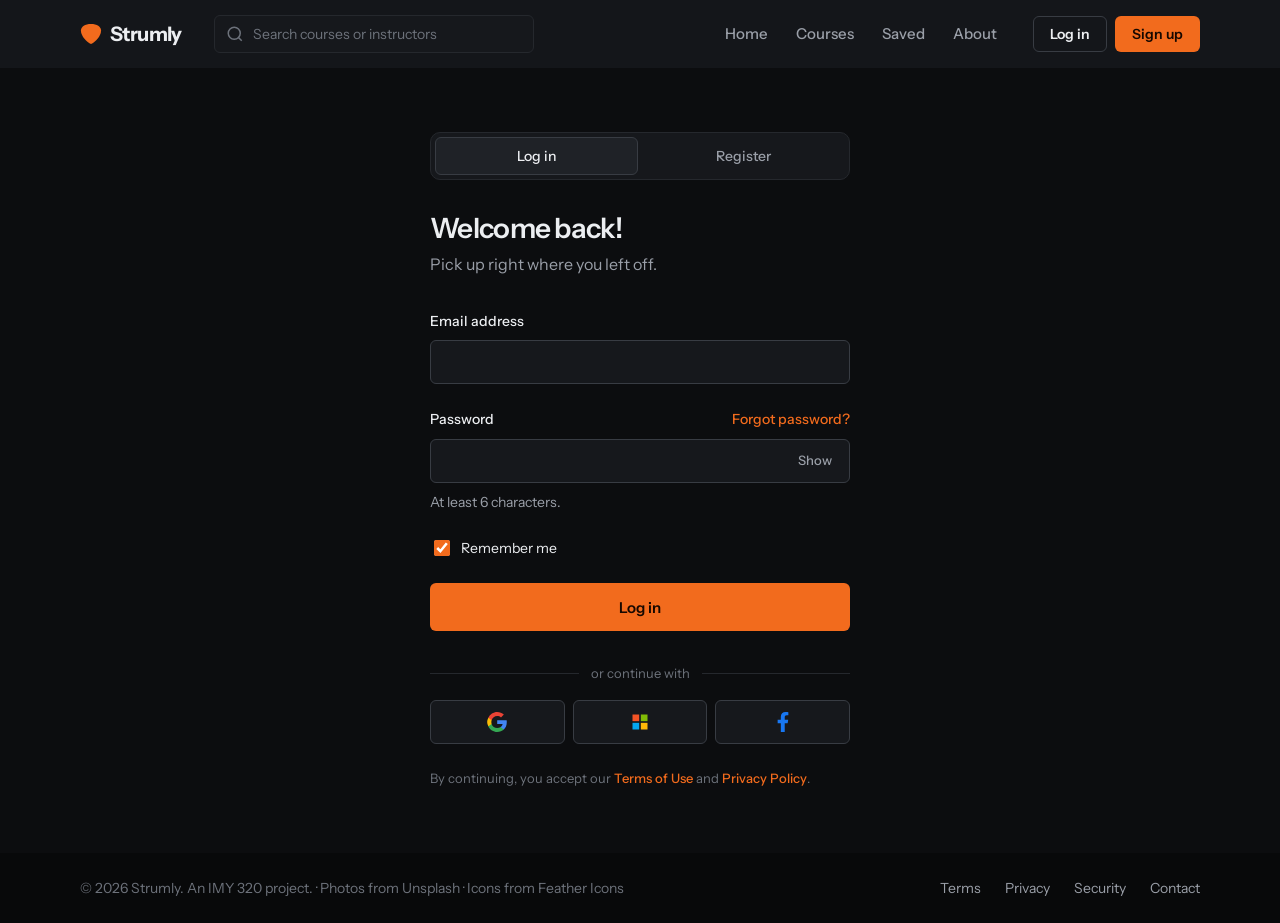
<file: auth.html>
<!doctype html>
<html lang="en">
  <head>
    <meta charset="utf-8" />
    <meta name="viewport" content="width=device-width, initial-scale=1" />
    <title>Log in or sign up | Strumly</title>
    <meta name="description" content="Log in or create a free Strumly account." />
    <link rel="preconnect" href="https://fonts.googleapis.com" />
    <link rel="preconnect" href="https://fonts.gstatic.com" crossorigin />
    <link
      href="https://fonts.googleapis.com/css2?family=Instrument+Sans:wght@400;500;600;700&display=swap"
      rel="stylesheet"
    />
    <link rel="icon" href="data:image/svg+xml,%3Csvg xmlns='http://www.w3.org/2000/svg' viewBox='0 0 24 24'%3E%3Cpath fill='%23ff7a1a' d='M12 1C5.5 1 1 3.8 1 8.3 1 14.4 7.6 21.6 12 23c4.4-1.4 11-8.6 11-14.7C23 3.8 18.5 1 12 1z'/%3E%3C/svg%3E" />
    <link rel="stylesheet" href="css/styles.css" />
  </head>
  <body>
    <a class="skip-link" href="#main">Skip to content</a>

    <header class="nav">
      <div class="nav-inner container">
        <a class="logo" href="index.html" aria-label="Strumly home">
          <svg class="logo-mark" viewBox="0 0 24 24" aria-hidden="true"><path fill="currentColor" d="M12 1C5.5 1 1 3.8 1 8.3 1 14.4 7.6 21.6 12 23c4.4-1.4 11-8.6 11-14.7C23 3.8 18.5 1 12 1z"/></svg>Strumly
        </a>
        <button
          type="button"
          class="nav-toggle"
          aria-expanded="false"
          aria-controls="navMenu"
          aria-label="Open menu"
        >
          <span></span><span></span><span></span>
        </button>
        <div class="nav-menu" id="navMenu">
          <form class="search-wrap" role="search" action="index.html">
            <svg class="search-icon" width="18" height="18" viewBox="0 0 24 24" fill="none" stroke="currentColor" stroke-width="2" aria-hidden="true">
              <circle cx="11" cy="11" r="8"></circle>
              <line x1="21" y1="21" x2="16.65" y2="16.65"></line>
            </svg>
            <input
              class="search"
              type="search"
              name="q"
              placeholder="Search courses or instructors"
              aria-label="Search courses or instructors"
            />
          </form>
          <nav class="nav-links" aria-label="Main">
            <a href="index.html" data-nav="home">Home</a>
            <a href="index.html#courses" data-nav="courses">Courses</a>
            <a href="index.html?saved=1#courses" data-nav="saved" data-saved-link>Saved<span class="nav-count" data-saved-count hidden>0</span></a>
            <a href="about.html" data-nav="about">About</a>
          </nav>
          <div class="nav-auth">
            <a href="auth.html" class="btn btn-ghost btn-sm" data-auth="login">Log in</a>
            <a href="auth.html?mode=register" class="btn btn-primary btn-sm" data-auth="register">Sign up</a>
          </div>
        </div>
      </div>
    </header>


    <main id="main" class="auth-main">
      <div class="container">
        <div class="auth-card">
          <div class="mode-toggle" role="group" aria-label="Choose log in or register">
            <button type="button" id="toggleLogin" class="mode" aria-pressed="true">Log in</button>
            <button type="button" id="toggleRegister" class="mode" aria-pressed="false">Register</button>
          </div>

          <h1 id="authHeading">Welcome back!</h1>
          <p class="auth-sub" id="authSub">Pick up right where you left off.</p>

          <form id="authForm" novalidate>

            <div class="field">
              <label for="email">Email address</label>
              <input id="email" class="input" type="email" autocomplete="email" required aria-describedby="emailError" />
              <p id="emailError" class="field-error" hidden></p>
            </div>

            <div class="field">
              <div class="field-row">
                <label for="password">Password</label>
                <button type="button" id="forgot" class="link">Forgot password?</button>
              </div>
              <div class="pw-wrap">
                <input id="password" class="input" type="password" minlength="6" autocomplete="current-password" required aria-describedby="pwHint passwordError" />
                <button type="button" id="pwToggle" class="pw-toggle" aria-pressed="false" aria-label="Show passwords">Show</button>
              </div>
              <p id="pwHint" class="hint muted small">At least 6 characters.</p>
              <p id="passwordError" class="field-error" hidden></p>
            </div>

            <div class="field" data-register hidden>
              <label for="confirm">Confirm password</label>
              <input id="confirm" class="input" type="password" autocomplete="new-password" aria-describedby="confirmError" />
              <p id="confirmError" class="field-error" hidden></p>
              <p id="confirmOk" class="field-ok small" hidden>Passwords match</p>
            </div>

            <label class="remember"><input type="checkbox" id="remember" checked /> Remember me</label>

            <button id="submitAuth" type="submit" class="btn btn-primary btn-lg btn-block">Log in</button>
            <div id="submitProgress" class="submit-progress" hidden>
              <div class="progress-track"><div class="progress-fill" data-width="100" style="transition-duration: 1.2s"></div></div>
            </div>

            <p class="divider">or continue with</p>
            <div class="sso-row">
                <button type="button" class="sso-box" data-provider="Google" aria-label="Continue with Google"><svg width="20" height="20" viewBox="0 0 533.5 544.3" aria-hidden="true"><path fill="#4285F4" d="M533.5 278.4c0-18.5-1.6-36.3-4.7-53.6H272v101.6h146.9c-6.3 34.1-25.3 62.9-53.9 82.1v68.1h87c50.9-46.9 80.5-116 80.5-198.2z"/><path fill="#34A853" d="M272 544.3c73 0 134.2-24.2 178.9-65.6l-87-68.1c-24.2 16.2-55.3 25.9-91.9 25.9-70.6 0-130.4-47.6-151.8-111.5H31.8v69.8C76.1 483 167.7 544.3 272 544.3z"/><path fill="#FBBC05" d="M120.2 326.9c-10.9-32.8-10.9-68.3 0-101.1V156h-88.4C9.6 206.7 0 238.8 0 272s9.6 65.3 31.8 116.1l88.4-61.2z"/><path fill="#EA4335" d="M272 107.7c39.6 0 75.4 13.6 103.6 40.3l77.7-77.7C403.1 24.8 341.9 0 272 0 167.7 0 76.1 61.3 31.8 156l88.4 69.8C141.6 155.3 201.4 107.7 272 107.7z"/></svg></button>
                <button type="button" class="sso-box" data-provider="Microsoft" aria-label="Continue with Microsoft"><svg width="20" height="20" viewBox="0 0 24 24" aria-hidden="true"><rect x="3" y="3" width="8" height="8" fill="#F35325"/><rect x="13" y="3" width="8" height="8" fill="#81BC06"/><rect x="3" y="13" width="8" height="8" fill="#05A6F0"/><rect x="13" y="13" width="8" height="8" fill="#FFBA08"/></svg></button>
                <button type="button" class="sso-box" data-provider="Facebook" aria-label="Continue with Facebook"><svg width="20" height="20" viewBox="0 0 320 512" aria-hidden="true"><path fill="#1877F2" d="M279.14 288l14.22-92.66h-88.91v-60.13c0-25.35 12.42-50.06 52.24-50.06h40.42V6.26S260.43 0 225.36 0c-73.22 0-121.08 44.38-121.08 124.72v70.62H22.89V288h81.39v224h100.17V288z"/></svg></button>
            </div>

            <p class="terms">
              By continuing, you accept our <a class="link" href="legal.html#terms">Terms of Use</a> and <a class="link" href="legal.html#privacy">Privacy Policy</a>.
            </p>
          </form>
        </div>
      </div>
    </main>

    <footer class="footer">
      <div class="container footer-inner">
        <p>&copy; <span data-year>2026</span> Strumly. An IMY 320 project. &middot; Photos from Unsplash &middot; Icons from Feather Icons</p>
        <nav class="footer-links" aria-label="Footer">
          <a href="legal.html#terms">Terms</a>
          <a href="legal.html#privacy">Privacy</a>
          <a href="legal.html#security">Security</a>
          <a href="mailto:hello@strumly.co.za">Contact</a>
        </nav>
      </div>
    </footer>

    <div id="toast" class="toast" role="status" aria-live="polite"></div>

    <script src="js/course-data.js"></script>
    <script src="js/app.js"></script>
    <script src="js/auth.js"></script>
  </body>
</html>
</file>
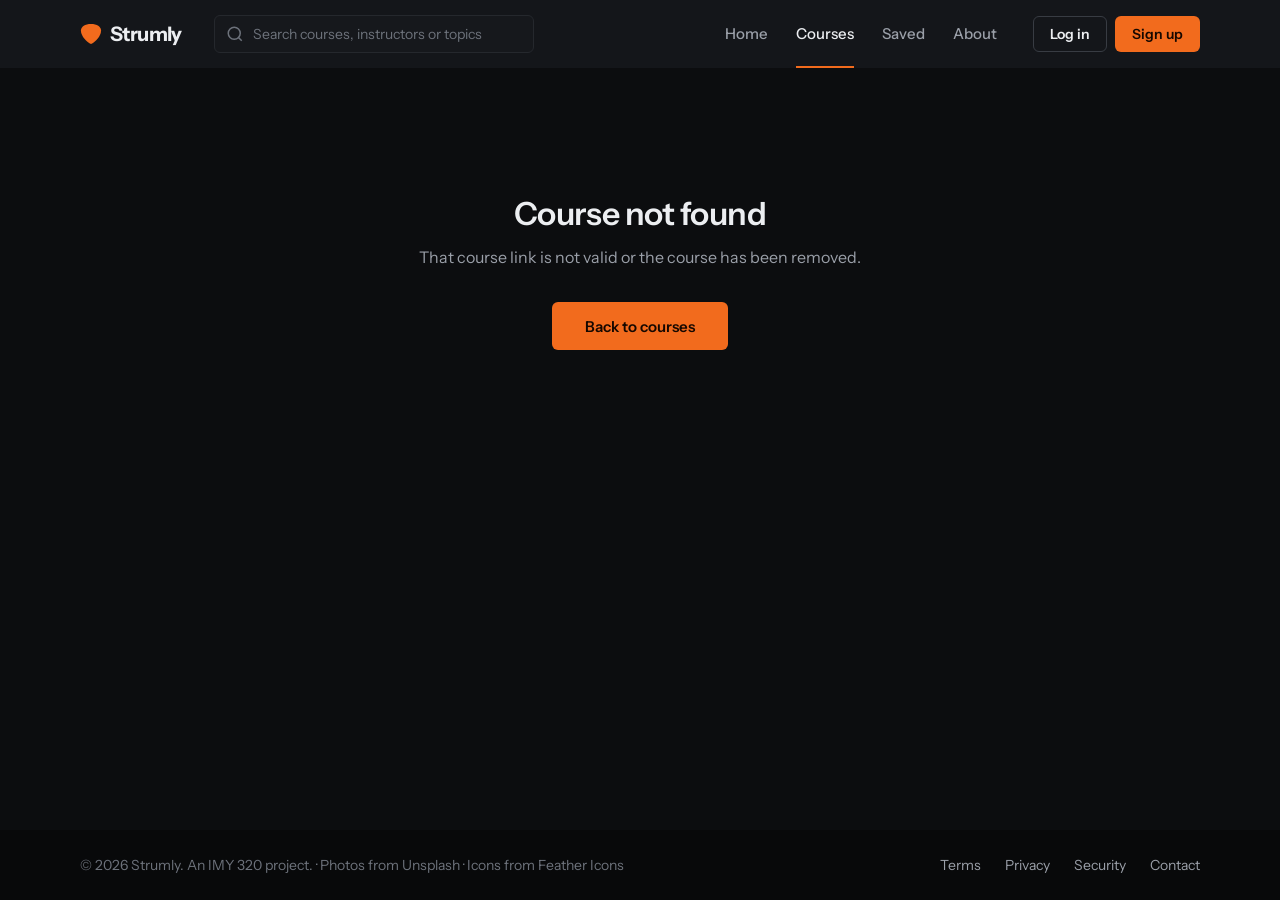
<file: course.html>
<!doctype html>
<html lang="en">
  <head>
    <meta charset="utf-8" />
    <meta name="viewport" content="width=device-width, initial-scale=1" />
    <title>Course | Strumly</title>
    <meta name="description" content="Course details, curriculum and instructor." />
    <link rel="preconnect" href="https://fonts.googleapis.com" />
    <link rel="preconnect" href="https://fonts.gstatic.com" crossorigin />
    <link
      href="https://fonts.googleapis.com/css2?family=Instrument+Sans:wght@400;500;600;700&display=swap"
      rel="stylesheet"
    />
    <link rel="icon" href="data:image/svg+xml,%3Csvg xmlns='http://www.w3.org/2000/svg' viewBox='0 0 24 24'%3E%3Cpath fill='%23ff7a1a' d='M12 1C5.5 1 1 3.8 1 8.3 1 14.4 7.6 21.6 12 23c4.4-1.4 11-8.6 11-14.7C23 3.8 18.5 1 12 1z'/%3E%3C/svg%3E" />
    <link rel="stylesheet" href="css/styles.css" />
  </head>
  <body>
    <a class="skip-link" href="#main">Skip to content</a>

    <header class="nav">
      <div class="nav-inner container">
        <a class="logo" href="index.html" aria-label="Strumly home">
          <svg class="logo-mark" viewBox="0 0 24 24" aria-hidden="true"><path fill="currentColor" d="M12 1C5.5 1 1 3.8 1 8.3 1 14.4 7.6 21.6 12 23c4.4-1.4 11-8.6 11-14.7C23 3.8 18.5 1 12 1z"/></svg>Strumly
        </a>
        <button
          type="button"
          class="nav-toggle"
          aria-expanded="false"
          aria-controls="navMenu"
          aria-label="Open menu"
        >
          <span></span><span></span><span></span>
        </button>
        <div class="nav-menu" id="navMenu">
          <form class="search-wrap" role="search" action="index.html">
            <svg class="search-icon" width="18" height="18" viewBox="0 0 24 24" fill="none" stroke="currentColor" stroke-width="2" aria-hidden="true">
              <circle cx="11" cy="11" r="8"></circle>
              <line x1="21" y1="21" x2="16.65" y2="16.65"></line>
            </svg>
            <input
              class="search"
              type="search"
              name="q"
              placeholder="Search courses, instructors or topics"
              aria-label="Search courses, instructors or topics"
            />
          </form>
          <nav class="nav-links" aria-label="Main">
            <a href="index.html" data-nav="home">Home</a>
            <a href="index.html#courses" data-nav="courses" aria-current="page">Courses</a>
            <a href="index.html?saved=1#courses" data-nav="saved" data-saved-link>Saved<span class="nav-count" data-saved-count hidden>0</span></a>
            <a href="about.html" data-nav="about">About</a>
          </nav>
          <div class="nav-auth">
            <a href="auth.html" class="btn btn-ghost btn-sm" data-auth="login">Log in</a>
            <a href="auth.html?mode=register" class="btn btn-primary btn-sm" data-auth="register">Sign up</a>
          </div>
        </div>
      </div>
    </header>


    <main id="main" class="course-page">
      <div id="courseMain" class="container"></div>
    </main>

    <footer class="footer">
      <div class="container footer-inner">
        <p>&copy; <span data-year>2026</span> Strumly. An IMY 320 project. &middot; Photos from Unsplash &middot; Icons from Feather Icons</p>
        <nav class="footer-links" aria-label="Footer">
          <a href="legal.html#terms">Terms</a>
          <a href="legal.html#privacy">Privacy</a>
          <a href="legal.html#security">Security</a>
          <a href="mailto:hello@strumly.co.za">Contact</a>
        </nav>
      </div>
    </footer>

    <div id="toast" class="toast" role="status" aria-live="polite"></div>

    <script src="js/course-data.js"></script>
    <script src="js/app.js"></script>
    <script src="js/confetti.js"></script>
    <script src="js/materials.js"></script>
    <script src="js/course.js"></script>
  </body>
</html>
</file>
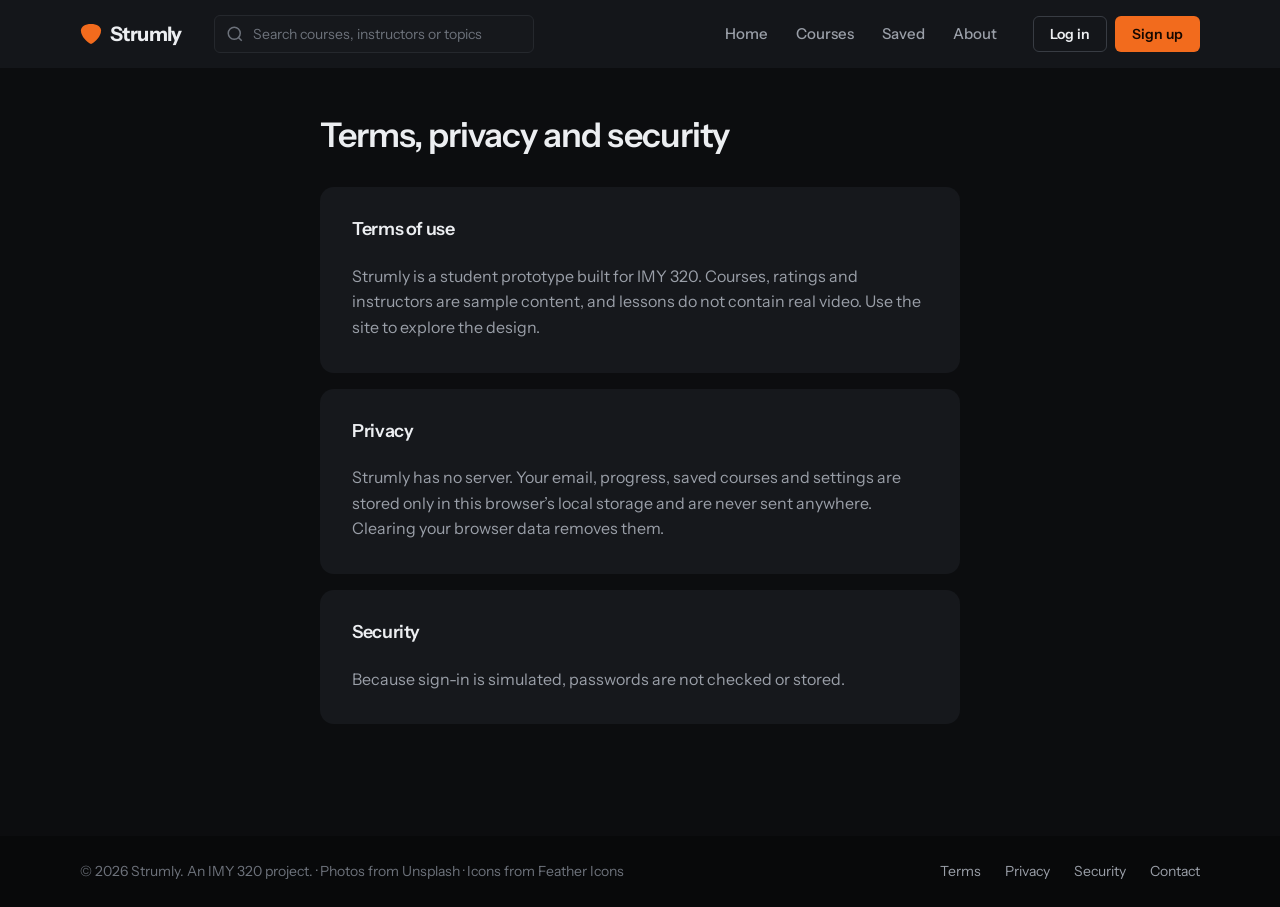
<file: legal.html>
<!doctype html>
<html lang="en">
  <head>
    <meta charset="utf-8" />
    <meta name="viewport" content="width=device-width, initial-scale=1" />
    <title>Terms, privacy and security | Strumly</title>
    <meta name="description" content="How the Strumly prototype handles your data." />
    <link rel="preconnect" href="https://fonts.googleapis.com" />
    <link rel="preconnect" href="https://fonts.gstatic.com" crossorigin />
    <link
      href="https://fonts.googleapis.com/css2?family=Instrument+Sans:wght@400;500;600;700&display=swap"
      rel="stylesheet"
    />
    <link rel="icon" href="data:image/svg+xml,%3Csvg xmlns='http://www.w3.org/2000/svg' viewBox='0 0 24 24'%3E%3Cpath fill='%23ff7a1a' d='M12 1C5.5 1 1 3.8 1 8.3 1 14.4 7.6 21.6 12 23c4.4-1.4 11-8.6 11-14.7C23 3.8 18.5 1 12 1z'/%3E%3C/svg%3E" />
    <link rel="stylesheet" href="css/styles.css" />
  </head>
  <body>
    <a class="skip-link" href="#main">Skip to content</a>

    <header class="nav">
      <div class="nav-inner container">
        <a class="logo" href="index.html" aria-label="Strumly home">
          <svg class="logo-mark" viewBox="0 0 24 24" aria-hidden="true"><path fill="currentColor" d="M12 1C5.5 1 1 3.8 1 8.3 1 14.4 7.6 21.6 12 23c4.4-1.4 11-8.6 11-14.7C23 3.8 18.5 1 12 1z"/></svg>Strumly
        </a>
        <button
          type="button"
          class="nav-toggle"
          aria-expanded="false"
          aria-controls="navMenu"
          aria-label="Open menu"
        >
          <span></span><span></span><span></span>
        </button>
        <div class="nav-menu" id="navMenu">
          <form class="search-wrap" role="search" action="index.html">
            <svg class="search-icon" width="18" height="18" viewBox="0 0 24 24" fill="none" stroke="currentColor" stroke-width="2" aria-hidden="true">
              <circle cx="11" cy="11" r="8"></circle>
              <line x1="21" y1="21" x2="16.65" y2="16.65"></line>
            </svg>
            <input
              class="search"
              type="search"
              name="q"
              placeholder="Search courses, instructors or topics"
              aria-label="Search courses, instructors or topics"
            />
          </form>
          <nav class="nav-links" aria-label="Main">
            <a href="index.html" data-nav="home">Home</a>
            <a href="index.html#courses" data-nav="courses">Courses</a>
            <a href="index.html?saved=1#courses" data-nav="saved" data-saved-link>Saved<span class="nav-count" data-saved-count hidden>0</span></a>
            <a href="about.html" data-nav="about">About</a>
          </nav>
          <div class="nav-auth">
            <a href="auth.html" class="btn btn-ghost btn-sm" data-auth="login">Log in</a>
            <a href="auth.html?mode=register" class="btn btn-primary btn-sm" data-auth="register">Sign up</a>
          </div>
        </div>
      </div>
    </header>


    <main id="main" class="settings-page">
      <div class="container settings-container legal">
        <h1>Terms, privacy and security</h1>

        <section class="settings-group" id="terms" aria-labelledby="termsTitle">
          <h2 id="termsTitle">Terms of use</h2>
          <p class="muted">
            Strumly is a student prototype built for IMY 320. Courses, ratings
            and instructors are sample content, and lessons do not contain real
            video. Use the site to explore the design.
          </p>
        </section>

        <section class="settings-group" id="privacy" aria-labelledby="privacyTitle">
          <h2 id="privacyTitle">Privacy</h2>
          <p class="muted">
            Strumly has no server. Your email, progress, saved courses and
            settings are stored only in this browser&rsquo;s local storage and
            are never sent anywhere. Clearing your browser data removes them.
          </p>
        </section>

        <section class="settings-group" id="security" aria-labelledby="securityTitle">
          <h2 id="securityTitle">Security</h2>
          <p class="muted">
            Because sign-in is simulated, passwords are not checked or stored.
        
          </p>
        </section>
      </div>
    </main>

    <footer class="footer">
      <div class="container footer-inner">
        <p>&copy; <span data-year>2026</span> Strumly. An IMY 320 project. &middot; Photos from Unsplash &middot; Icons from Feather Icons</p>
        <nav class="footer-links" aria-label="Footer">
          <a href="legal.html#terms">Terms</a>
          <a href="legal.html#privacy">Privacy</a>
          <a href="legal.html#security">Security</a>
          <a href="mailto:hello@strumly.co.za">Contact</a>
        </nav>
      </div>
    </footer>

    <div id="toast" class="toast" role="status" aria-live="polite"></div>

    <script src="js/course-data.js"></script>
    <script src="js/app.js"></script>
  </body>
</html>
</file>
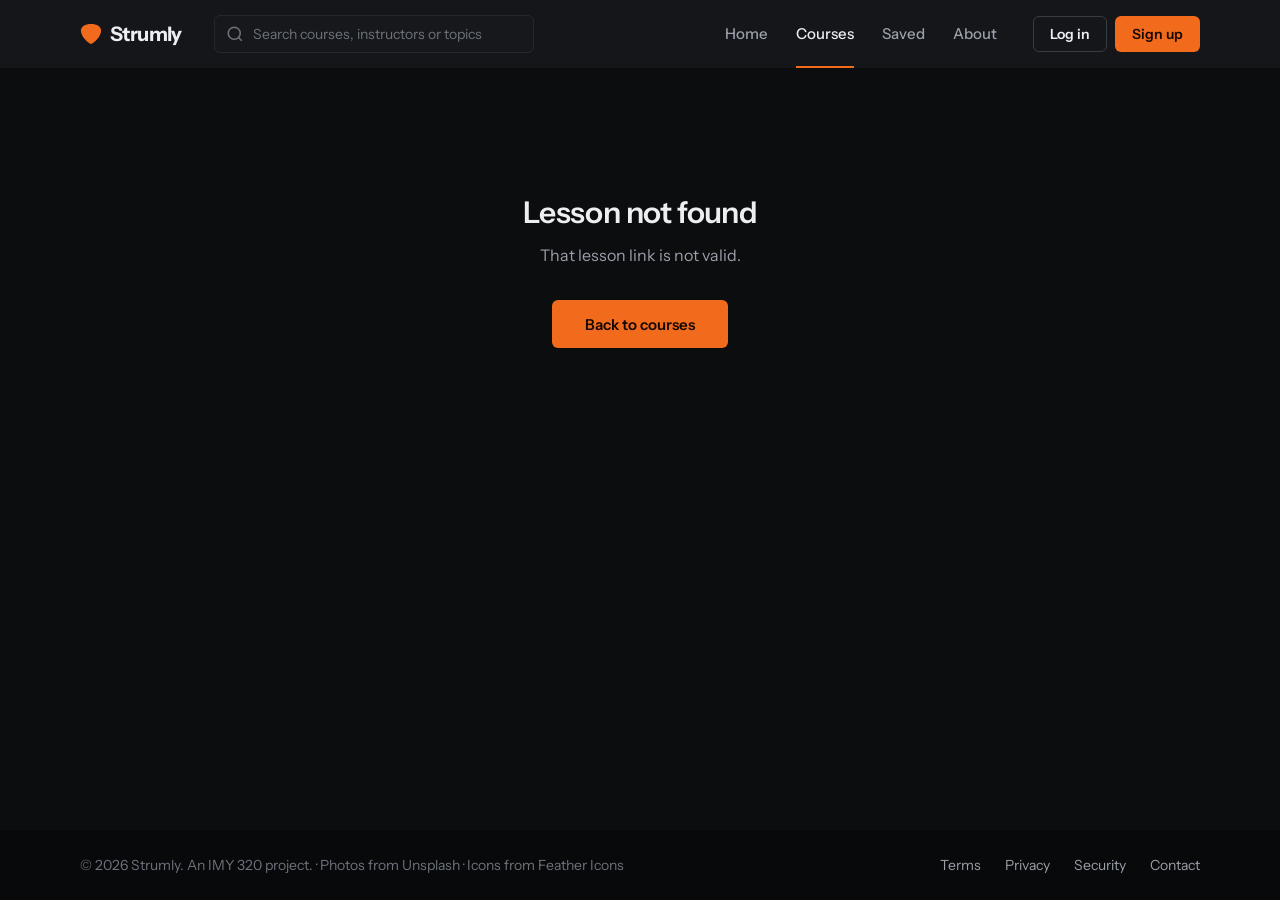
<file: lesson.html>
<!doctype html>
<html lang="en">
  <head>
    <meta charset="utf-8" />
    <meta name="viewport" content="width=device-width, initial-scale=1" />
    <title>Lesson | Strumly</title>
    <meta name="description" content="Guitar lesson player." />
    <link rel="preconnect" href="https://fonts.googleapis.com" />
    <link rel="preconnect" href="https://fonts.gstatic.com" crossorigin />
    <link
      href="https://fonts.googleapis.com/css2?family=Instrument+Sans:wght@400;500;600;700&display=swap"
      rel="stylesheet"
    />
    <link rel="icon" href="data:image/svg+xml,%3Csvg xmlns='http://www.w3.org/2000/svg' viewBox='0 0 24 24'%3E%3Cpath fill='%23ff7a1a' d='M12 1C5.5 1 1 3.8 1 8.3 1 14.4 7.6 21.6 12 23c4.4-1.4 11-8.6 11-14.7C23 3.8 18.5 1 12 1z'/%3E%3C/svg%3E" />
    <link rel="stylesheet" href="css/styles.css" />
  </head>
  <body>
    <a class="skip-link" href="#main">Skip to content</a>

    <header class="nav">
      <div class="nav-inner container">
        <a class="logo" href="index.html" aria-label="Strumly home">
          <svg class="logo-mark" viewBox="0 0 24 24" aria-hidden="true"><path fill="currentColor" d="M12 1C5.5 1 1 3.8 1 8.3 1 14.4 7.6 21.6 12 23c4.4-1.4 11-8.6 11-14.7C23 3.8 18.5 1 12 1z"/></svg>Strumly
        </a>
        <button
          type="button"
          class="nav-toggle"
          aria-expanded="false"
          aria-controls="navMenu"
          aria-label="Open menu"
        >
          <span></span><span></span><span></span>
        </button>
        <div class="nav-menu" id="navMenu">
          <form class="search-wrap" role="search" action="index.html">
            <svg class="search-icon" width="18" height="18" viewBox="0 0 24 24" fill="none" stroke="currentColor" stroke-width="2" aria-hidden="true">
              <circle cx="11" cy="11" r="8"></circle>
              <line x1="21" y1="21" x2="16.65" y2="16.65"></line>
            </svg>
            <input
              class="search"
              type="search"
              name="q"
              placeholder="Search courses, instructors or topics"
              aria-label="Search courses, instructors or topics"
            />
          </form>
          <nav class="nav-links" aria-label="Main">
            <a href="index.html" data-nav="home">Home</a>
            <a href="index.html#courses" data-nav="courses" aria-current="page">Courses</a>
            <a href="index.html?saved=1#courses" data-nav="saved" data-saved-link>Saved<span class="nav-count" data-saved-count hidden>0</span></a>
            <a href="about.html" data-nav="about">About</a>
          </nav>
          <div class="nav-auth">
            <a href="auth.html" class="btn btn-ghost btn-sm" data-auth="login">Log in</a>
            <a href="auth.html?mode=register" class="btn btn-primary btn-sm" data-auth="register">Sign up</a>
          </div>
        </div>
      </div>
    </header>


    <main id="main" class="lesson-page">
      <div id="lessonMain" class="container"></div>
    </main>

    <footer class="footer">
      <div class="container footer-inner">
        <p>&copy; <span data-year>2026</span> Strumly. An IMY 320 project. &middot; Photos from Unsplash &middot; Icons from Feather Icons</p>
        <nav class="footer-links" aria-label="Footer">
          <a href="legal.html#terms">Terms</a>
          <a href="legal.html#privacy">Privacy</a>
          <a href="legal.html#security">Security</a>
          <a href="mailto:hello@strumly.co.za">Contact</a>
        </nav>
      </div>
    </footer>

    <div id="toast" class="toast" role="status" aria-live="polite"></div>

    <script src="js/course-data.js"></script>
    <script src="js/app.js"></script>
    <script src="js/confetti.js"></script>
    <script src="js/materials.js"></script>
    <script src="js/lesson.js"></script>
  </body>
</html>
</file>
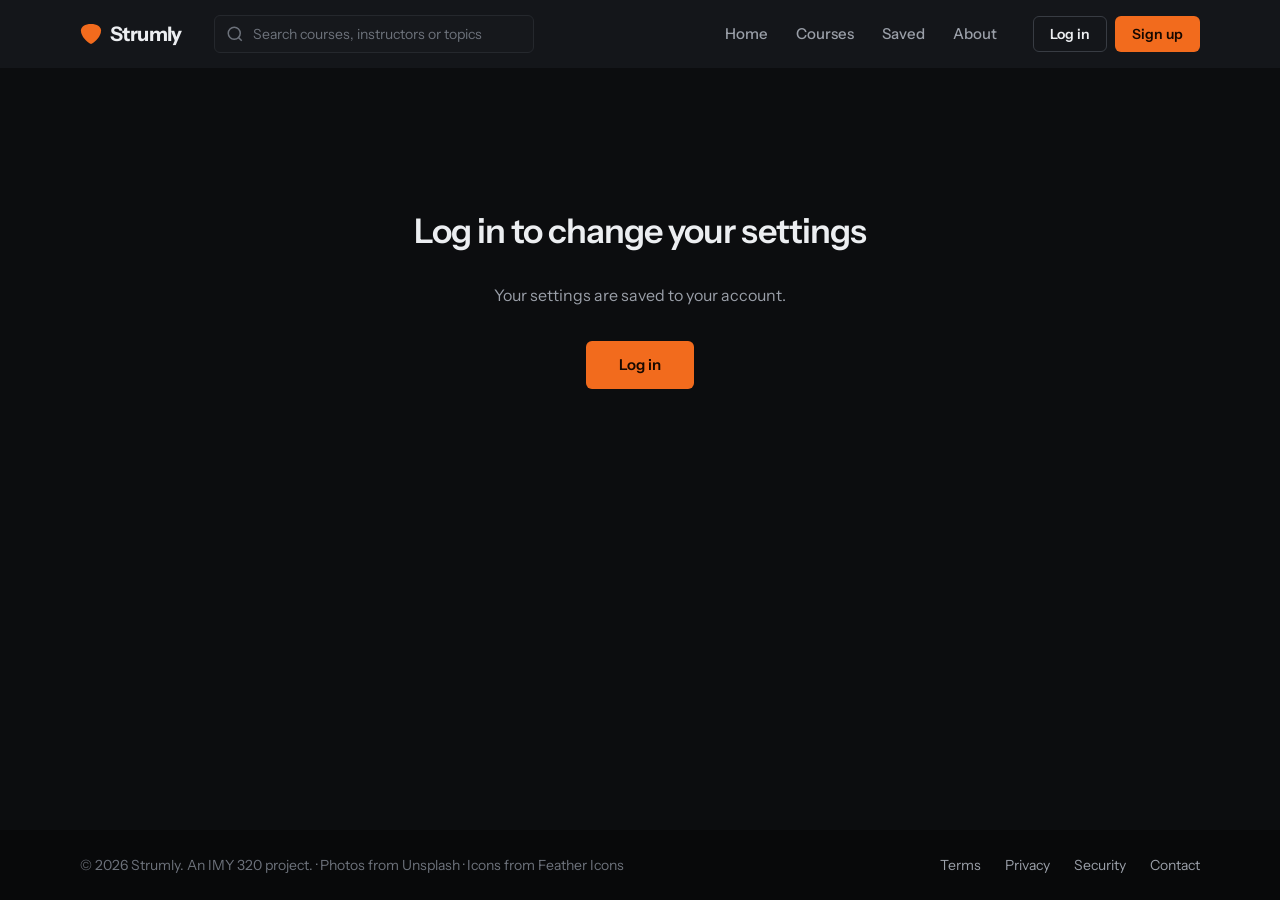
<file: settings.html>
<!doctype html>
<html lang="en">
  <head>
    <meta charset="utf-8" />
    <meta name="viewport" content="width=device-width, initial-scale=1" />
    <title>Settings | Strumly</title>
    <meta name="description" content="Manage your Strumly profile and learning settings." />
    <link rel="preconnect" href="https://fonts.googleapis.com" />
    <link rel="preconnect" href="https://fonts.gstatic.com" crossorigin />
    <link
      href="https://fonts.googleapis.com/css2?family=Instrument+Sans:wght@400;500;600;700&display=swap"
      rel="stylesheet"
    />
    <link rel="icon" href="data:image/svg+xml,%3Csvg xmlns='http://www.w3.org/2000/svg' viewBox='0 0 24 24'%3E%3Cpath fill='%23ff7a1a' d='M12 1C5.5 1 1 3.8 1 8.3 1 14.4 7.6 21.6 12 23c4.4-1.4 11-8.6 11-14.7C23 3.8 18.5 1 12 1z'/%3E%3C/svg%3E" />
    <link rel="stylesheet" href="css/styles.css" />
  </head>
  <body>
    <a class="skip-link" href="#main">Skip to content</a>

    <header class="nav">
      <div class="nav-inner container">
        <a class="logo" href="index.html" aria-label="Strumly home">
          <svg class="logo-mark" viewBox="0 0 24 24" aria-hidden="true"><path fill="currentColor" d="M12 1C5.5 1 1 3.8 1 8.3 1 14.4 7.6 21.6 12 23c4.4-1.4 11-8.6 11-14.7C23 3.8 18.5 1 12 1z"/></svg>Strumly
        </a>
        <button
          type="button"
          class="nav-toggle"
          aria-expanded="false"
          aria-controls="navMenu"
          aria-label="Open menu"
        >
          <span></span><span></span><span></span>
        </button>
        <div class="nav-menu" id="navMenu">
          <form class="search-wrap" role="search" action="index.html">
            <svg class="search-icon" width="18" height="18" viewBox="0 0 24 24" fill="none" stroke="currentColor" stroke-width="2" aria-hidden="true">
              <circle cx="11" cy="11" r="8"></circle>
              <line x1="21" y1="21" x2="16.65" y2="16.65"></line>
            </svg>
            <input
              class="search"
              type="search"
              name="q"
              placeholder="Search courses, instructors or topics"
              aria-label="Search courses, instructors or topics"
            />
          </form>
          <nav class="nav-links" aria-label="Main">
            <a href="index.html" data-nav="home">Home</a>
            <a href="index.html#courses" data-nav="courses">Courses</a>
            <a href="index.html?saved=1#courses" data-nav="saved" data-saved-link>Saved<span class="nav-count" data-saved-count hidden>0</span></a>
            <a href="about.html" data-nav="about">About</a>
          </nav>
          <div class="nav-auth">
            <a href="auth.html" class="btn btn-ghost btn-sm" data-auth="login">Log in</a>
            <a href="auth.html?mode=register" class="btn btn-primary btn-sm" data-auth="register">Sign up</a>
          </div>
        </div>
      </div>
    </header>


    <main id="main" class="settings-page">
      <div id="settingsMain" class="container settings-container"></div>
    </main>

    <footer class="footer">
      <div class="container footer-inner">
        <p>&copy; <span data-year>2026</span> Strumly. An IMY 320 project. &middot; Photos from Unsplash &middot; Icons from Feather Icons</p>
        <nav class="footer-links" aria-label="Footer">
          <a href="legal.html#terms">Terms</a>
          <a href="legal.html#privacy">Privacy</a>
          <a href="legal.html#security">Security</a>
          <a href="mailto:hello@strumly.co.za">Contact</a>
        </nav>
      </div>
    </footer>

    <div id="toast" class="toast" role="status" aria-live="polite"></div>

    <script src="js/course-data.js"></script>
    <script src="js/app.js"></script>
    <script src="js/settings.js"></script>
  </body>
</html>
</file>
<file: css/styles.css>
/* ==========================================================================
   Strumly design tokens
   One neutral palette with a single brand accent, one typeface and one
   spacing scale, used on every page.
   ========================================================================== */
:root {
  /* Surfaces */
  --bg: #0c0d0f;
  --surface: #16181c;
  --surface-2: #1f2227;
  --surface-3: #282b31;
  --border: #25282d;
  --border-strong: #383c43;
  --footer: #08090a;

  /* Text */
  --text: #eceef1;
  --muted: #9a9fa8;
  --subtle: #6d727b;

  /* Brand accent + semantic colours */
  --accent: #f26b1d;
  --accent-hover: #ff7c30;
  --accent-ink: #160800;
  --accent-soft: rgba(242, 107, 29, 0.12);
  --success: #3fb87f;
  --success-soft: rgba(63, 184, 127, 0.12);
  --star: #e8b33c;
  --danger: #f07470;

  /* Type */
  --font: "Instrument Sans", sans-serif;

  /* Spacing scale */
  --space-1: 4px;
  --space-2: 8px;
  --space-3: 12px;
  --space-4: 16px;
  --space-5: 24px;
  --space-6: 32px;
  --space-7: 48px;
  --space-8: 64px;
  --space-9: 96px;

  --gutter: clamp(16px, 4vw, 32px);
  --radius-sm: 6px;
  --radius: 10px;
  --radius-lg: 14px;
  --nav-h: 68px;
  --shadow: 0 16px 40px rgba(0, 0, 0, 0.45);
  --ease-out: cubic-bezier(0.22, 1, 0.36, 1);
}

/* ==========================================================================
   Base
   ========================================================================== */
*,
*::before,
*::after {
  box-sizing: border-box;
}

html {
  scroll-behavior: smooth;
  scroll-padding-top: calc(var(--nav-h) + var(--space-5));
}

body {
  margin: 0;
  min-height: 100vh;
  display: flex;
  flex-direction: column;
  background: var(--bg);
  color: var(--text);
  font-family: var(--font);
  font-size: 16px;
  line-height: 1.6;
  -webkit-font-smoothing: antialiased;
}

main {
  flex: 1;
}

h1,
h2,
h3,
h4 {
  margin: 0;
  font-weight: 600;
  line-height: 1.15;
  letter-spacing: -0.02em;
}

p {
  margin: 0;
}

a {
  color: inherit;
  text-decoration: none;
}

img {
  max-width: 100%;
  display: block;
}

/* Form controls never fall back to browser default fonts */
button,
input,
select,
textarea {
  font: inherit;
  color: inherit;
}

:focus-visible {
  outline: 2px solid var(--accent);
  outline-offset: 2px;
}

[hidden] {
  display: none !important;
}

.sr-only {
  position: absolute;
  width: 1px;
  height: 1px;
  overflow: hidden;
  clip: rect(0 0 0 0);
  white-space: nowrap;
}

.container {
  width: min(1120px, 100% - 2 * var(--gutter));
  margin-inline: auto;
}

.section {
  padding-block: var(--space-9);
}

/* Sections are separated by alternating colour bands instead of lines */
.section-alt {
  background: var(--surface);
}

.section-header {
  max-width: 620px;
  margin-bottom: var(--space-6);
}

.section-header h2 {
  font-size: clamp(26px, 3.4vw, 34px);
}

.section-header p {
  margin-top: var(--space-3);
  color: var(--muted);
  font-size: 17px;
}

.lead {
  font-size: 18px;
  line-height: 1.65;
}

.muted {
  color: var(--muted);
}

.small {
  font-size: 14px;
}

.text-accent {
  color: var(--accent);
}

.skip-link {
  position: absolute;
  left: var(--space-4);
  top: -60px;
  z-index: 200;
  padding: var(--space-2) var(--space-4);
  background: var(--accent);
  color: var(--accent-ink);
  border-radius: var(--radius-sm);
  font-weight: 600;
}

.skip-link:focus {
  top: var(--space-4);
}

/* ==========================================================================
   Buttons
   ========================================================================== */
.btn {
  display: inline-flex;
  align-items: center;
  justify-content: center;
  gap: var(--space-2);
  min-height: 42px;
  padding: 0 var(--space-5);
  border: 1px solid transparent;
  border-radius: var(--radius-sm);
  font-size: 15px;
  font-weight: 600;
  line-height: 1;
  white-space: nowrap;
  cursor: pointer;
  transition:
    background-color 0.15s ease,
    border-color 0.15s ease,
    color 0.15s ease,
    transform 0.1s ease;
}

.btn svg {
  flex: 0 0 auto;
}

.btn:active {
  transform: scale(0.98);
}

.btn:disabled {
  opacity: 0.6;
  cursor: progress;
  transform: none;
}

.btn-primary {
  background: var(--accent);
  color: var(--accent-ink);
}

.btn-primary:hover {
  background: var(--accent-hover);
}

.btn-secondary {
  background: var(--surface-2);
  border-color: var(--border-strong);
  color: var(--text);
}

.btn-secondary:hover {
  background: #22262b;
  border-color: #454a52;
}

.btn-ghost {
  background: transparent;
  border-color: var(--border-strong);
  color: var(--text);
}

.btn-ghost:hover {
  background: var(--surface-2);
}

.btn-sm {
  min-height: 36px;
  padding: 0 var(--space-4);
  font-size: 14px;
}

.btn-lg {
  min-height: 48px;
  padding: 0 var(--space-6);
}

.btn-block {
  width: 100%;
}

/* ==========================================================================
   Navigation
   ========================================================================== */
.nav {
  position: sticky;
  top: 0;
  z-index: 100;
  background: rgba(22, 24, 28, 0.94);
  backdrop-filter: blur(12px);
  -webkit-backdrop-filter: blur(12px);
}

.nav-inner {
  display: flex;
  align-items: center;
  gap: var(--space-6);
  min-height: var(--nav-h);
}

.logo {
  display: inline-flex;
  align-items: center;
  gap: var(--space-2);
  flex-shrink: 0;
  font-size: 20px;
  font-weight: 700;
  letter-spacing: -0.03em;
  color: var(--text);
}

.logo-mark {
  width: 22px;
  height: 22px;
  color: var(--accent);
}

.nav-menu {
  flex: 1;
  display: flex;
  align-items: center;
  gap: var(--space-5);
}

.search-wrap {
  position: relative;
  flex: 1;
  max-width: 320px;
  margin: 0;
}

.search-icon {
  position: absolute;
  left: 12px;
  top: 50%;
  transform: translateY(-50%);
  color: var(--subtle);
  pointer-events: none;
}

.search {
  width: 100%;
  min-height: 38px;
  padding: 0 var(--space-3) 0 38px;
  border-radius: var(--radius-sm);
  border: 1px solid var(--border);
  background: var(--surface);
  font-size: 14px;
  transition: border-color 0.15s ease;
}

.search::placeholder {
  color: var(--subtle);
}

.search:hover {
  border-color: var(--border-strong);
}

.search:focus {
  outline: none;
  border-color: var(--accent);
}

.nav-links {
  display: flex;
  align-items: center;
  gap: var(--space-1);
  margin-left: auto;
}

.nav-links a {
  position: relative;
  padding: var(--space-2) var(--space-3);
  color: var(--muted);
  font-size: 15px;
  font-weight: 500;
  transition: color 0.15s ease;
}

.nav-links a:hover,
.nav-links a[aria-current="page"] {
  color: var(--text);
}

.nav-links a[aria-current="page"]::after {
  content: "";
  position: absolute;
  left: var(--space-3);
  right: var(--space-3);
  bottom: -14px;
  height: 2px;
  background: var(--accent);
}

.nav-auth {
  display: flex;
  align-items: center;
  gap: var(--space-2);
}

/* Account menu: opens on hover (with a bridge so the pointer can travel),
   on click, and on keyboard focus */
.account {
  position: relative;
}

.account-btn {
  display: inline-flex;
  align-items: center;
  gap: var(--space-2);
  min-height: 40px;
  padding: 0 var(--space-2) 0 var(--space-1);
  border-radius: var(--radius-sm);
  border: 1px solid transparent;
  background: transparent;
  font-size: 14px;
  font-weight: 600;
  cursor: pointer;
  transition: background-color 0.15s ease, border-color 0.15s ease;
}

.account-btn:hover,
.account.is-open .account-btn {
  background: var(--surface-2);
  border-color: var(--border);
}

.account-avatar {
  display: grid;
  place-items: center;
  width: 30px;
  height: 30px;
  border-radius: 50%;
  background: var(--surface-2);
  border: 1px solid var(--border-strong);
  font-size: 13px;
  font-weight: 700;
  text-transform: uppercase;
}

.account-btn .chevron {
  color: var(--subtle);
  transition: transform 0.2s ease;
}

.account.is-open .chevron {
  transform: rotate(180deg);
}

.account-menu {
  position: absolute;
  right: 0;
  top: 100%;
  min-width: 240px;
  margin: 0;
  padding: var(--space-2);
  list-style: none;
  background: var(--surface);
  border: 1px solid var(--border-strong);
  border-radius: var(--radius);
  box-shadow: var(--shadow);
  opacity: 0;
  visibility: hidden;
  transform: translateY(2px);
  transition:
    opacity 0.15s ease,
    transform 0.15s ease,
    visibility 0s linear 0.15s;
}

/* Invisible bridge that keeps hover alive across the gap */
.account-menu::before {
  content: "";
  position: absolute;
  left: 0;
  right: 0;
  top: -12px;
  height: 12px;
}

.account.is-open .account-menu {
  opacity: 1;
  visibility: visible;
  transform: translateY(8px);
  transition-delay: 0s;
}

.account-menu .menu-head {
  padding: var(--space-2) var(--space-3) var(--space-3);
  margin-bottom: var(--space-1);
  border-bottom: 1px solid var(--border);
}

.menu-head strong {
  display: block;
  font-size: 14px;
}

.menu-head span {
  display: flex;
  align-items: center;
  gap: 6px;
  color: var(--muted);
  font-size: 13px;
}

.menu-head svg {
  color: var(--accent);
}

.account-menu a,
.account-menu button {
  display: flex;
  align-items: center;
  gap: var(--space-3);
  width: 100%;
  min-height: 40px;
  padding: 0 var(--space-3);
  border: 0;
  border-radius: var(--radius-sm);
  background: transparent;
  font-size: 14px;
  font-weight: 500;
  text-align: left;
  cursor: pointer;
  transition: background-color 0.15s ease;
}

.account-menu a:hover,
.account-menu a:focus-visible,
.account-menu button:hover,
.account-menu button:focus-visible {
  background: var(--surface-2);
  outline: none;
}

.account-menu svg {
  color: var(--muted);
}

.menu-count {
  margin-left: auto;
  color: var(--subtle);
  font-size: 13px;
}

/* Mobile menu toggle */
.nav-toggle {
  display: none;
  margin-left: auto;
  width: 40px;
  height: 40px;
  padding: 0;
  border: 1px solid var(--border-strong);
  border-radius: var(--radius-sm);
  background: transparent;
  cursor: pointer;
}

.nav-toggle span {
  display: block;
  width: 18px;
  height: 2px;
  margin: 4px auto;
  background: var(--text);
  transition: transform 0.2s ease, opacity 0.2s ease;
}

.nav-toggle[aria-expanded="true"] span:nth-child(1) {
  transform: translateY(6px) rotate(45deg);
}

.nav-toggle[aria-expanded="true"] span:nth-child(2) {
  opacity: 0;
}

.nav-toggle[aria-expanded="true"] span:nth-child(3) {
  transform: translateY(-6px) rotate(-45deg);
}

/* ==========================================================================
   Home: hero
   ========================================================================== */
.hero {
  padding-block: var(--space-9);
}

.hero-grid {
  display: grid;
  grid-template-columns: 1fr 1fr;
  align-items: center;
  gap: var(--space-8);
}

.hero h1 {
  margin-bottom: var(--space-5);
  font-size: clamp(36px, 4.4vw, 54px);
  text-wrap: balance;
  letter-spacing: -0.035em;
  line-height: 1.04;
}

.hero .lead {
  max-width: 480px;
  margin-bottom: var(--space-6);
  color: var(--muted);
}

.hero-ctas {
  display: flex;
  flex-wrap: wrap;
  gap: var(--space-3);
}

.hero-proof {
  display: flex;
  align-items: center;
  gap: var(--space-2);
  margin-top: var(--space-6);
  color: var(--muted);
  font-size: 14px;
}

.hero-proof strong {
  color: var(--text);
  font-weight: 600;
}

.hero-proof svg {
  color: var(--star);
}

/* "Continue learning" card for returning learners */
.hero-ctas.is-resume {
  flex-direction: column;
  align-items: flex-start;
  gap: var(--space-4);
}

.resume-card {
  display: grid;
  grid-template-columns: 96px 1fr auto;
  align-items: center;
  gap: var(--space-4);
  width: 100%;
  max-width: 540px;
  padding: var(--space-4);
  border-radius: var(--radius-lg);
  background: var(--surface);
  transition: box-shadow 0.15s ease, background-color 0.15s ease;
}

.resume-card:hover,
.resume-card:focus-visible {
  outline: none;
  background: var(--surface-2);
  box-shadow: inset 0 0 0 1px rgba(242, 107, 29, 0.6);
}

.resume-thumb {
  width: 96px;
  aspect-ratio: 3 / 2;
  border-radius: var(--radius-sm);
  object-fit: cover;
}

.resume-body {
  display: grid;
  gap: 2px;
  min-width: 0;
}

.resume-title {
  font-size: 17px;
  font-weight: 600;
  line-height: 1.3;
}

.resume-meta {
  color: var(--muted);
  font-size: 14px;
}

.resume-body .progress-track {
  height: 4px;
  margin-top: var(--space-2);
}

.resume-browse {
  font-size: 15px;
}

.hero-img {
  width: 100%;
  aspect-ratio: 5 / 4;
  object-fit: cover;
  border-radius: var(--radius-lg);
}

/* ==========================================================================
   Home: course catalogue
   ========================================================================== */
.list-toolbar {
  display: flex;
  flex-direction: column;
  gap: var(--space-4);
  margin-bottom: var(--space-5);
}

.toolbar-search {
  position: relative;
}

.toolbar-search .search-icon {
  left: 16px;
}

.course-search {
  width: 100%;
  min-height: 48px;
  padding: 0 var(--space-4) 0 44px;
  border-radius: var(--radius-sm);
  border: 1px solid var(--border-strong);
  background: var(--bg);
  font-size: 15px;
  transition: border-color 0.15s ease;
}

.course-search::placeholder {
  color: var(--subtle);
}

.course-search:hover {
  border-color: var(--border-strong);
}

.course-search:focus {
  outline: none;
  border-color: var(--accent);
}

.toolbar-row {
  display: grid;
  grid-template-columns: max-content repeat(3, minmax(0, 1fr));
  align-items: end;
  gap: var(--space-4);
}

.toolbar-foot {
  display: flex;
  flex-wrap: wrap;
  align-items: center;
  justify-content: space-between;
  gap: var(--space-3);
}

.toolbar-foot-actions {
  display: flex;
  align-items: center;
  gap: var(--space-4);
}

.filter-set {
  display: flex;
  flex-direction: column;
  gap: var(--space-2);
  min-width: 0;
}

.filter-label {
  color: var(--muted);
  font-size: 13px;
  font-weight: 500;
}

.filter-group {
  display: flex;
  gap: var(--space-1);
  padding: var(--space-1);
  border: 1px solid var(--border-strong);
  border-radius: var(--radius);
  background: var(--bg);
}

.filter-btn {
  flex: 1;
  min-height: 38px;
  padding: 0 var(--space-3);
  border: 1px solid transparent;
  border-radius: var(--radius-sm);
  background: transparent;
  color: var(--muted);
  font-size: 14px;
  font-weight: 500;
  white-space: nowrap;
  cursor: pointer;
  transition: background-color 0.15s ease, color 0.15s ease;
}

.filter-btn:hover {
  color: var(--text);
}

.filter-btn[aria-pressed="true"] {
  background: var(--surface-2);
  border-color: var(--border-strong);
  color: var(--accent);
}

.sort-select {
  width: 100%;
  min-height: 48px;
  padding: 0 40px 0 var(--space-4);
  border-radius: var(--radius);
  border: 1px solid var(--border-strong);
  background-color: var(--bg);
  font-size: 14px;
  font-weight: 500;
  cursor: pointer;
  appearance: none;
  background-image: url("data:image/svg+xml;charset=utf-8,%3Csvg xmlns='http://www.w3.org/2000/svg' width='14' height='14' viewBox='0 0 24 24' fill='none' stroke='%239a9fa8' stroke-width='2'%3E%3Cpolyline points='6 9 12 15 18 9'/%3E%3C/svg%3E");
  background-repeat: no-repeat;
  background-position: right 14px center;
  transition: border-color 0.15s ease;
}

.sort-select:hover {
  border-color: #50555e;
}

.sort-select.is-active {
  border-color: var(--accent);
  color: var(--accent);
}

.sort-select option {
  background: var(--surface);
}

.course-list {
  display: grid;
  gap: var(--space-3);
}

.course-row {
  position: relative;
  display: grid;
  grid-template-columns: 176px 1fr auto;
  align-items: center;
  gap: var(--space-6);
  padding: var(--space-4);
  background: var(--surface-2);
  border-radius: var(--radius-lg);
  transition: box-shadow 0.15s ease, background-color 0.15s ease;
  animation: fade-up 0.4s var(--ease-out) both;
}

/* Slight orange outline on hover (drawn inside, so nothing shifts) */
.course-row:hover,
.course-row:focus-within {
  background: var(--surface-3);
  box-shadow: inset 0 0 0 1px rgba(242, 107, 29, 0.6);
}

.row-thumb {
  aspect-ratio: 3 / 2;
  border-radius: var(--radius-sm);
  overflow: hidden;
  background: var(--surface-2);
}

.row-thumb img {
  width: 100%;
  height: 100%;
  object-fit: cover;
}

.row-body {
  min-width: 0;
}

.row-head {
  display: flex;
  flex-wrap: wrap;
  align-items: center;
  gap: var(--space-2) var(--space-4);
  margin-bottom: var(--space-2);
}

.course-row h3 {
  margin-bottom: var(--space-1);
  font-size: 19px;
}

.row-link::after {
  content: "";
  position: absolute;
  inset: 0;
}

.row-link:focus-visible {
  outline: none;
}

.row-link:focus-visible::after {
  outline: 2px solid var(--accent);
  outline-offset: -2px;
}

.row-desc {
  margin-bottom: var(--space-3);
  max-width: 64ch;
}

.row-meta,
.course-facts {
  display: flex;
  flex-wrap: wrap;
  gap: var(--space-1) var(--space-5);
  margin: 0;
  padding: 0;
  list-style: none;
  color: var(--muted);
  font-size: 14px;
}

.row-meta li,
.course-facts li {
  display: inline-flex;
  align-items: center;
  gap: 6px;
}

.row-meta svg,
.course-facts svg {
  color: var(--subtle);
}

.rating {
  color: var(--text);
}

.row-meta .rating svg,
.course-facts .rating svg {
  color: var(--star);
}

.row-progress {
  margin-top: var(--space-4);
  max-width: 320px;
}

.row-actions {
  position: relative;
  z-index: 1;
  display: grid;
  gap: var(--space-2);
  min-width: 160px;
}

/* Save button on every card, outlined in the accent so it stands out */
.save-chip {
  background: transparent;
  border-color: rgba(242, 107, 29, 0.55);
  color: var(--text);
}

.save-chip:hover {
  background: var(--accent-soft);
  border-color: var(--accent);
}

.save-chip svg {
  color: var(--accent);
}

.save-chip[aria-pressed="true"] {
  background: var(--accent-soft);
  border-color: var(--accent);
}

.save-chip[aria-pressed="true"] svg {
  fill: currentColor;
}

.save-chip.pop svg {
  animation: heart-pop 0.35s var(--ease-out);
}

.row-genre {
  color: var(--text);
  font-size: 13px;
  font-weight: 500;
}

a.row-genre:hover {
  color: var(--accent);
}

/* Small highlight label, e.g. "Top rated" */
.pill {
  display: inline-flex;
  align-items: center;
  gap: 5px;
  padding: 2px var(--space-2);
  border-radius: 999px;
  background: var(--surface-3);
  color: var(--text);
  font-size: 12px;
  font-weight: 600;
  white-space: nowrap;
}

.pill svg {
  width: 12px;
  height: 12px;
  color: var(--star);
}

.pill-rec {
  background: var(--accent-soft);
  color: var(--accent);
}

.pill-rec svg {
  color: var(--accent);
}

.tag-list {
  display: flex;
  flex-wrap: wrap;
  gap: 6px;
  margin: 0 0 var(--space-3);
  padding: 0;
  list-style: none;
}

.tag {
  padding: 2px var(--space-2);
  border-radius: var(--radius-sm);
  background: var(--bg);
  color: var(--muted);
  font-size: 12px;
  font-weight: 500;
}

.clear-filters {
  font-size: 14px;
}

.list-empty {
  display: grid;
  justify-items: center;
  gap: var(--space-4);
  padding: var(--space-8) var(--space-5);
  border-radius: var(--radius-lg);
  background: var(--surface-2);
  text-align: center;
  color: var(--muted);
}

.list-empty p {
  max-width: 52ch;
}

.nav-count {
  display: inline-grid;
  place-items: center;
  min-width: 18px;
  height: 18px;
  margin-left: 6px;
  padding: 0 5px;
  border-radius: 999px;
  background: var(--accent);
  color: var(--accent-ink);
  font-size: 11px;
  font-weight: 700;
  vertical-align: 1px;
}

@keyframes fade-up {
  from {
    opacity: 0;
    transform: translateY(8px);
  }
}

/* Badges: quiet text labels with a colour dot, shared across pages */
.badge {
  display: inline-flex;
  align-items: center;
  gap: 6px;
  color: var(--muted);
  font-size: 13px;
  font-weight: 500;
  white-space: nowrap;
}

.badge::before {
  content: "";
  width: 6px;
  height: 6px;
  border-radius: 50%;
  background: currentColor;
}

.badge.level-beginner::before {
  background: var(--success);
}

.badge.level-intermediate::before {
  background: var(--star);
}

.badge.level-advanced::before {
  background: var(--accent);
}

/* Progress bar */
.progress-label {
  display: flex;
  justify-content: space-between;
  margin-bottom: var(--space-2);
  color: var(--muted);
  font-size: 13px;
}

.progress-label span:last-child {
  color: var(--text);
  font-weight: 600;
  font-variant-numeric: tabular-nums;
}

.progress-track {
  height: 6px;
  border-radius: 3px;
  background: var(--surface-2);
  overflow: hidden;
}

.progress-fill {
  height: 100%;
  width: 0;
  border-radius: inherit;
  background: var(--accent);
  transition: width 0.9s var(--ease-out);
}

.progress-fill.is-complete {
  background: var(--success);
}

/* ==========================================================================
   Home: features + testimonial
   ========================================================================== */
.features-grid {
  display: grid;
  grid-template-columns: repeat(4, 1fr);
  gap: var(--space-6);
}

.feature-card {
  padding: var(--space-5);
  border-radius: var(--radius-lg);
  background: var(--surface);
}

.feat-icon {
  margin-bottom: var(--space-4);
  color: var(--accent);
}

.feature-card h3 {
  margin-bottom: var(--space-2);
  font-size: 17px;
}

.feature-card p {
  font-size: 15px;
}

.testimonial-card {
  max-width: 760px;
  margin: 0;
}

.quote {
  margin: 0 0 var(--space-6);
  font-size: clamp(22px, 2.8vw, 30px);
  font-weight: 500;
  line-height: 1.4;
  letter-spacing: -0.015em;
}

.author {
  display: flex;
  align-items: center;
  gap: var(--space-3);
}

.author strong {
  display: block;
  font-weight: 600;
}

.avatar {
  width: 44px;
  height: 44px;
  border-radius: 50%;
  object-fit: cover;
}

/* ==========================================================================
   About page
   ========================================================================== */
.about-hero {
  padding-block: var(--space-9) var(--space-7);
}

.about-hero h1 {
  max-width: 16ch;
  margin-bottom: var(--space-5);
  font-size: clamp(38px, 5vw, 56px);
  letter-spacing: -0.035em;
  line-height: 1.05;
}

.about-hero .lead {
  max-width: 640px;
}

.stats {
  padding-block: var(--space-7);
}

.stats-grid {
  display: grid;
  grid-template-columns: repeat(4, 1fr);
  gap: var(--space-3);
}

.stat-card {
  padding: var(--space-6) var(--space-5);
  border-radius: var(--radius-lg);
  background: var(--surface-2);
}

.stat-value {
  display: block;
  margin-bottom: var(--space-1);
  font-size: 40px;
  font-weight: 600;
  letter-spacing: -0.03em;
  font-variant-numeric: tabular-nums;
}

.stat-value::after {
  content: "+";
  color: var(--subtle);
}

.team-grid {
  display: grid;
  grid-template-columns: repeat(3, 1fr);
  gap: var(--space-6);
}

.team-card {
  padding: var(--space-4) var(--space-4) var(--space-5);
  border-radius: var(--radius-lg);
  background: var(--surface);
}

.instructor-link {
  display: inline-block;
  margin-top: var(--space-3);
}

.team-card img {
  width: 100%;
  aspect-ratio: 1;
  margin-bottom: var(--space-4);
  border-radius: var(--radius);
  object-fit: cover;
}

.team-card h3 {
  margin-bottom: 2px;
  font-size: 19px;
}

.team-role {
  display: block;
  margin-bottom: var(--space-3);
  color: var(--accent);
  font-size: 14px;
  font-weight: 500;
}

.team-card p {
  font-size: 15px;
}

/* ==========================================================================
   Course page
   ========================================================================== */
.course-page {
  padding-block: var(--space-6) var(--space-9);
}

.back-link {
  display: inline-flex;
  align-items: center;
  gap: var(--space-2);
  margin-bottom: var(--space-6);
  color: var(--muted);
  font-size: 14px;
  font-weight: 500;
  transition: color 0.15s ease;
}

.back-link:hover {
  color: var(--text);
}

.course-header {
  display: grid;
  grid-template-columns: 1fr 420px;
  align-items: center;
  gap: var(--space-8);
  margin-bottom: var(--space-7);
}

.course-header h1 {
  margin-bottom: var(--space-4);
  font-size: clamp(32px, 4.2vw, 46px);
  letter-spacing: -0.03em;
}

.course-header .lead {
  margin-bottom: var(--space-5);
}

.course-tags {
  display: flex;
  flex-wrap: wrap;
  align-items: center;
  gap: var(--space-3);
  margin-bottom: var(--space-4);
}

.course-header-img {
  width: 100%;
  aspect-ratio: 4 / 3;
  object-fit: cover;
  border-radius: var(--radius-lg);
}

/* Gentle staggered entrance when a course opens */
.reveal {
  animation: fade-up 0.5s var(--ease-out) both;
}

.reveal:nth-child(2) {
  animation-delay: 0.05s;
}

.reveal:nth-child(3) {
  animation-delay: 0.1s;
}

.course-layout {
  display: grid;
  grid-template-columns: 1fr 340px;
  align-items: start;
  gap: var(--space-8);
}

.course-content {
  min-width: 0;
}

.course-section {
  padding: var(--space-6);
  border-radius: var(--radius-lg);
  background: var(--surface);
}

.course-section + .course-section {
  margin-top: var(--space-4);
}

.course-section h2 {
  margin-bottom: var(--space-4);
  font-size: 24px;
}

.course-section > p {
  color: var(--muted);
  line-height: 1.75;
}

.syllabus-meta {
  margin-bottom: var(--space-4);
}

.syllabus-list {
  display: grid;
  gap: var(--space-1);
  margin: 0;
  padding: 0;
  list-style: none;
}

.syllabus-item {
  border-radius: var(--radius-sm);
  background: var(--surface-2);
  overflow: hidden;
}

.syllabus-row {
  display: flex;
  align-items: center;
  gap: var(--space-4);
  padding: var(--space-4) var(--space-5);
}

a.syllabus-row {
  transition: background-color 0.15s ease;
}

a.syllabus-row:hover {
  background: var(--surface-3);
}

.syllabus-num {
  display: grid;
  place-items: center;
  flex: 0 0 28px;
  height: 28px;
  border-radius: 50%;
  border: 1px solid var(--border-strong);
  color: var(--muted);
  font-size: 12px;
  font-weight: 600;
  font-variant-numeric: tabular-nums;
}

.syllabus-num svg {
  width: 13px;
  height: 13px;
}

.syllabus-item.is-done .syllabus-num {
  border-color: var(--success);
  background: var(--success);
  color: var(--bg);
}

.syllabus-item.is-next .syllabus-num {
  border-color: var(--accent);
  color: var(--accent);
}

.syllabus-name {
  flex: 1;
  min-width: 0;
  font-weight: 500;
}

.syllabus-name small {
  display: block;
  color: var(--muted);
  font-size: 13px;
  font-weight: 400;
}

.syllabus-item.is-next .syllabus-name small {
  color: var(--accent);
}

.syllabus-time {
  flex: 0 0 auto;
  color: var(--muted);
  font-size: 14px;
  font-variant-numeric: tabular-nums;
}

.prereq-list {
  display: grid;
  gap: var(--space-3);
  margin: 0;
  padding: 0;
  list-style: none;
}

.prereq-item {
  display: flex;
  align-items: flex-start;
  gap: var(--space-3);
  color: var(--muted);
}

.prereq-item svg {
  flex: 0 0 auto;
  margin-top: 5px;
  color: var(--success);
}

.instructor-card {
  display: flex;
  align-items: flex-start;
  gap: var(--space-5);
}

.instructor-img {
  flex: 0 0 72px;
  width: 72px;
  height: 72px;
  border-radius: 50%;
  object-fit: cover;
}

.instructor-card h3 {
  margin-bottom: 2px;
  color: var(--accent);
  font-size: 18px;
}

.instructor-card .team-role {
  margin-bottom: var(--space-2);
  color: var(--text);
}

/* Sticky enrol panel */
.enroll-panel {
  position: sticky;
  top: calc(var(--nav-h) + var(--space-5));
  padding: var(--space-5);
  background: var(--surface);
  border: 1px solid var(--border-strong);
  border-radius: var(--radius-lg);
}

.enroll-title {
  display: block;
  margin-bottom: var(--space-1);
  font-size: 20px;
  font-weight: 600;
  letter-spacing: -0.015em;
}

.enroll-sub {
  margin-bottom: var(--space-5);
  color: var(--muted);
  font-size: 15px;
}

.enroll-panel .progress-block {
  margin-bottom: var(--space-5);
}

.enroll-actions {
  display: grid;
  gap: var(--space-2);
}

.save-btn[aria-pressed="true"] svg {
  color: var(--accent);
  fill: currentColor;
}

.save-btn.pop svg {
  animation: heart-pop 0.35s var(--ease-out);
}

@keyframes heart-pop {
  50% {
    transform: scale(1.3);
  }
}

.enroll-facts {
  display: grid;
  gap: var(--space-2);
  margin: var(--space-5) 0 0;
  padding: var(--space-4);
  list-style: none;
  border-radius: var(--radius);
  background: var(--surface-2);
  color: var(--muted);
  font-size: 14px;
}

.enroll-facts li {
  display: flex;
  align-items: center;
  gap: var(--space-3);
}

.enroll-facts svg {
  color: var(--subtle);
}

.course-missing {
  padding-block: var(--space-9);
  text-align: center;
}

.course-missing h1 {
  margin-bottom: var(--space-3);
}

.course-missing .btn {
  margin-top: var(--space-6);
}

/* ==========================================================================
   Lesson page
   ========================================================================== */
.lesson-page {
  padding-block: var(--space-6) var(--space-9);
}

.lesson-layout {
  display: grid;
  grid-template-columns: 1fr 320px;
  align-items: start;
  gap: var(--space-7);
}

.lesson-kicker {
  display: flex;
  flex-wrap: wrap;
  align-items: center;
  gap: var(--space-3);
  margin-bottom: var(--space-2);
  color: var(--muted);
  font-size: 14px;
}

.lesson-main h1 {
  margin-bottom: var(--space-5);
  font-size: clamp(28px, 3.6vw, 38px);
  letter-spacing: -0.03em;
}

.player {
  position: relative;
  aspect-ratio: 16 / 9;
  border-radius: var(--radius-lg);
  overflow: hidden;
  background: #000;
}

.player img {
  width: 100%;
  height: 100%;
  object-fit: cover;
  opacity: 0.5;
}

.player-play {
  position: absolute;
  inset: 0;
  margin: auto;
  display: grid;
  place-items: center;
  width: 68px;
  height: 68px;
  border: 0;
  border-radius: 50%;
  background: rgba(255, 255, 255, 0.92);
  color: #0c0d0f;
  cursor: pointer;
  transition: background-color 0.15s ease;
}

.player-play svg {
  width: 24px;
  height: 24px;
}

.player-play:hover {
  background: #fff;
}

.player-bar {
  position: absolute;
  left: 0;
  right: 0;
  bottom: 0;
  display: flex;
  align-items: center;
  gap: var(--space-4);
  padding: var(--space-4) var(--space-5);
  background: linear-gradient(transparent, rgba(0, 0, 0, 0.7));
  font-size: 13px;
  font-weight: 500;
  font-variant-numeric: tabular-nums;
}

.player-bar .progress-track {
  flex: 1;
  height: 4px;
  background: rgba(255, 255, 255, 0.2);
}

.player-bar .progress-fill {
  transition: width 0.25s linear;
}

.lesson-actions {
  display: flex;
  flex-wrap: wrap;
  align-items: center;
  justify-content: space-between;
  gap: var(--space-4);
  margin-top: var(--space-4);
  padding: var(--space-4) var(--space-5);
  border-radius: var(--radius-lg);
  background: var(--surface);
}

.lesson-actions p {
  display: flex;
  align-items: center;
  gap: var(--space-2);
  color: var(--muted);
  font-size: 15px;
}

.lesson-actions p svg {
  color: var(--success);
}

.lesson-actions strong {
  color: var(--text);
  font-weight: 600;
}

.lesson-actions .btn-group {
  display: flex;
  flex-wrap: wrap;
  gap: var(--space-3);
}

.complete-btn.nudge {
  animation: nudge 1.6s ease-in-out infinite;
}

@keyframes nudge {
  0%,
  100% {
    box-shadow: 0 0 0 0 rgba(242, 107, 29, 0.45);
  }
  50% {
    box-shadow: 0 0 0 8px rgba(242, 107, 29, 0);
  }
}

.chapter-list {
  margin: 0;
  padding: 0;
  list-style: none;
}

.chapter-list li {
  display: flex;
  gap: var(--space-5);
  padding: var(--space-3) var(--space-4);
  border-radius: var(--radius-sm);
}

/* Alternate row colours instead of divider lines */
.chapter-list li:nth-child(odd) {
  background: var(--surface-2);
}

.chapter-time {
  flex: 0 0 48px;
  color: var(--muted);
  font-variant-numeric: tabular-nums;
}

.lesson-side {
  position: sticky;
  top: calc(var(--nav-h) + var(--space-5));
}

.lesson-side h2 {
  margin-bottom: var(--space-4);
  font-size: 16px;
}

.lesson-side .progress-block {
  margin-bottom: var(--space-4);
}

.lesson-side .syllabus-row {
  padding: var(--space-3) var(--space-4);
  font-size: 14px;
}

.lesson-side .syllabus-num {
  flex-basis: 24px;
  height: 24px;
  font-size: 11px;
}

.syllabus-item.is-current {
  background: var(--surface-3);
  box-shadow: inset 2px 0 0 var(--accent);
}

.gate {
  max-width: 520px;
  margin-inline: auto;
  padding-block: var(--space-9);
  text-align: center;
}

.gate h1 {
  margin-bottom: var(--space-3);
  font-size: 30px;
}

.gate .kicker {
  margin-bottom: var(--space-3);
  color: var(--muted);
  font-size: 14px;
}

.gate .btn {
  margin-top: var(--space-6);
}

/* ==========================================================================
   Completion dialog (the peak-end moment)
   All completion feedback lives in this one container: illustration,
   message, stats, progress and a single clear next step.
   ========================================================================== */
.celebrate {
  width: min(440px, 100% - 2 * var(--space-4));
  max-height: calc(100vh - 2 * var(--space-4));
  padding: 0;
  border: 1px solid var(--border-strong);
  border-radius: 18px;
  background: #1c1e22;
  color: var(--text);
  box-shadow: 0 30px 80px rgba(0, 0, 0, 0.6);
  overflow-x: hidden;
  overflow-y: auto;
}

.celebrate::backdrop {
  background: rgba(0, 0, 0, 0.72);
}

.celebrate[open] {
  animation: dialog-in 0.4s cubic-bezier(0.34, 1.4, 0.64, 1);
}

@keyframes dialog-in {
  from {
    opacity: 0;
    transform: translateY(24px) scale(0.92);
  }
}

.celebrate-inner {
  position: relative;
  padding: var(--space-5) var(--space-6) var(--space-6);
  text-align: center;
}

.celebrate-close {
  position: absolute;
  top: var(--space-3);
  right: var(--space-3);
  z-index: 2;
  display: grid;
  place-items: center;
  width: 36px;
  height: 36px;
  border: 0;
  border-radius: var(--radius-sm);
  background: transparent;
  color: var(--muted);
  cursor: pointer;
  transition: background-color 0.15s ease, color 0.15s ease;
}

.celebrate-close:hover {
  background: rgba(255, 255, 255, 0.08);
  color: var(--text);
}

/* Illustration with a ring of confetti that bursts out from behind it */
.celebrate-art {
  position: relative;
  height: 200px;
  margin: 0 calc(var(--space-6) * -1) var(--space-2);
}

.celebrate-art svg.hero-art {
  position: absolute;
  left: 50%;
  top: 50%;
  width: 150px;
  height: 150px;
  margin: -75px 0 0 -75px;
  filter: drop-shadow(0 14px 24px rgba(0, 0, 0, 0.45));
  animation:
    art-pop 0.7s 0.15s cubic-bezier(0.34, 1.7, 0.64, 1) both,
    art-float 3.2s 0.9s ease-in-out infinite;
}

@keyframes art-pop {
  from {
    opacity: 0;
    transform: scale(0.2) rotate(-25deg);
  }
}

@keyframes art-float {
  0%,
  100% {
    transform: translateY(0) rotate(0deg);
  }
  50% {
    transform: translateY(-6px) rotate(-3deg);
  }
}

.bit {
  position: absolute;
  left: 50%;
  top: 50%;
  width: var(--w, 8px);
  height: var(--h, 4px);
  border-radius: 2px;
  background: var(--c);
  opacity: 0;
  animation: bit-burst 0.7s var(--d, 0.2s) cubic-bezier(0.2, 0.9, 0.3, 1.2) forwards;
}

.bit.dot {
  border-radius: 50%;
}

@keyframes bit-burst {
  from {
    opacity: 0;
    transform: translate(-50%, -50%) scale(0.2) rotate(0deg);
  }
  to {
    opacity: 1;
    transform: translate(calc(-50% + var(--x)), calc(-50% + var(--y)))
      rotate(var(--r));
  }
}

.celebrate h2 {
  font-size: 30px;
  font-weight: 700;
  letter-spacing: -0.025em;
  animation: fade-up 0.4s 0.35s var(--ease-out) both;
}

.celebrate-sub {
  max-width: 340px;
  margin: var(--space-2) auto 0;
  color: #c3c7ce;
  font-size: 16px;
  animation: fade-up 0.4s 0.42s var(--ease-out) both;
}

.celebrate-sub strong {
  color: var(--text);
  font-weight: 600;
}

/* Colourful stat chips */
.celebrate-stats {
  display: grid;
  grid-template-columns: repeat(3, 1fr);
  gap: var(--space-2);
  margin: var(--space-5) 0 var(--space-4);
  padding: 0;
  list-style: none;
}

.stat-chip {
  padding: var(--space-3) var(--space-2);
  border-radius: 12px;
  background: rgba(255, 255, 255, 0.05);
  animation: chip-pop 0.45s cubic-bezier(0.34, 1.6, 0.64, 1) both;
}

.stat-chip:nth-child(1) {
  animation-delay: 0.5s;
}

.stat-chip:nth-child(2) {
  animation-delay: 0.6s;
}

.stat-chip:nth-child(3) {
  animation-delay: 0.7s;
}

@keyframes chip-pop {
  from {
    opacity: 0;
    transform: scale(0.5);
  }
}

.stat-chip svg {
  display: block;
  margin: 0 auto var(--space-1);
}

.stat-chip strong {
  display: block;
  font-size: 20px;
  font-weight: 700;
  line-height: 1.2;
  font-variant-numeric: tabular-nums;
}

.stat-chip span {
  display: block;
  color: var(--muted);
  font-size: 12px;
}

.stat-chip.xp {
  color: #f5b82e;
}

.stat-chip.streak {
  color: #ff7a2f;
}

.stat-chip.time {
  color: #4cc9f0;
}

.celebrate-progress {
  margin-bottom: var(--space-5);
  text-align: left;
  animation: fade-up 0.4s 0.8s var(--ease-out) both;
}

.celebrate-actions {
  display: grid;
  gap: var(--space-2);
}

/* Chunky, tactile main button */
.btn-next {
  min-height: 56px;
  border-radius: 12px;
  font-size: 18px;
  font-weight: 700;
  box-shadow: inset 0 -4px 0 rgba(0, 0, 0, 0.22);
  transition:
    background-color 0.15s ease,
    transform 0.08s ease,
    box-shadow 0.08s ease;
}

.btn-next:hover {
  box-shadow: inset 0 -4px 0 rgba(0, 0, 0, 0.18);
}

.btn-next:active {
  transform: translateY(2px);
  box-shadow: inset 0 -1px 0 rgba(0, 0, 0, 0.22);
}

.celebrate-back {
  display: inline-block;
  justify-self: center;
  padding: var(--space-2) var(--space-3);
  color: var(--muted);
  font-size: 15px;
  font-weight: 500;
  transition: color 0.15s ease;
}

.celebrate-back:hover {
  color: var(--text);
}

/* Confetti canvas */
.confetti-canvas {
  position: fixed;
  inset: 0;
  z-index: 1000;
  width: 100vw;
  height: 100vh;
  margin: 0;
  padding: 0;
  border: 0;
  background: transparent;
  overflow: hidden;
  pointer-events: none;
}

/* ==========================================================================
   Auth page
   ========================================================================== */
.auth-main {
  display: grid;
  place-items: center;
  padding-block: var(--space-8);
}

.auth-card {
  width: min(420px, 100%);
  margin-inline: auto;
}

.auth-card h1 {
  margin-bottom: var(--space-2);
  font-size: 28px;
  letter-spacing: -0.025em;
}

.auth-card .auth-sub {
  margin-bottom: var(--space-6);
  color: var(--muted);
}

.mode-toggle {
  display: grid;
  grid-template-columns: 1fr 1fr;
  gap: var(--space-1);
  margin-bottom: var(--space-6);
  padding: var(--space-1);
  border-radius: var(--radius);
  background: var(--surface);
  border: 1px solid var(--border);
}

.mode {
  min-height: 38px;
  border: 1px solid transparent;
  border-radius: var(--radius-sm);
  background: transparent;
  color: var(--muted);
  font-size: 14px;
  font-weight: 500;
  cursor: pointer;
  transition: background-color 0.15s ease, color 0.15s ease;
}

.mode:hover {
  color: var(--text);
}

.mode[aria-pressed="true"] {
  background: var(--surface-2);
  border-color: var(--border-strong);
  color: var(--text);
}

.field {
  margin-bottom: var(--space-5);
}

.field label {
  display: block;
  margin-bottom: var(--space-2);
  font-size: 14px;
  font-weight: 500;
}

.field-row {
  display: flex;
  justify-content: space-between;
  align-items: baseline;
}

.hint {
  margin-top: var(--space-2);
}

.input {
  width: 100%;
  min-height: 44px;
  padding: 0 var(--space-4);
  border-radius: var(--radius-sm);
  border: 1px solid var(--border-strong);
  background: var(--surface);
  font-size: 15px;
  transition: border-color 0.15s ease, box-shadow 0.15s ease;
}

.input:hover {
  border-color: #454a52;
}

.input:focus {
  outline: none;
  border-color: var(--accent);
  box-shadow: 0 0 0 3px var(--accent-soft);
}

.pw-wrap {
  position: relative;
}

.pw-wrap .input {
  padding-right: 72px;
}

.pw-toggle {
  position: absolute;
  right: 6px;
  top: 50%;
  transform: translateY(-50%);
  min-height: 32px;
  padding: 0 var(--space-3);
  border: 0;
  border-radius: 4px;
  background: transparent;
  color: var(--muted);
  font-size: 13px;
  font-weight: 500;
  cursor: pointer;
}

.pw-toggle:hover {
  background: var(--surface-2);
  color: var(--text);
}

.link {
  color: var(--accent);
  font-weight: 500;
  text-decoration: underline;
  text-decoration-color: transparent;
  text-underline-offset: 3px;
  transition: text-decoration-color 0.15s ease;
}

.link:hover {
  text-decoration-color: currentColor;
}

button.link {
  padding: 0;
  border: 0;
  background: none;
  font-size: 14px;
  cursor: pointer;
}

.remember {
  display: inline-flex;
  align-items: center;
  gap: var(--space-2);
  margin-bottom: var(--space-5);
  font-size: 14px;
  cursor: pointer;
}

.remember input {
  width: 16px;
  height: 16px;
  accent-color: var(--accent);
}

.submit-progress {
  margin-top: var(--space-3);
}

.submit-progress[hidden] {
  display: none;
}

.divider {
  display: flex;
  align-items: center;
  gap: var(--space-3);
  margin: var(--space-6) 0 var(--space-4);
  color: var(--subtle);
  font-size: 13px;
}

.divider::before,
.divider::after {
  content: "";
  flex: 1;
  height: 1px;
  background: var(--border);
}

.sso-row {
  display: grid;
  grid-template-columns: repeat(3, 1fr);
  gap: var(--space-2);
}

.sso-box {
  display: grid;
  place-items: center;
  min-height: 44px;
  border-radius: var(--radius-sm);
  border: 1px solid var(--border-strong);
  background: var(--surface);
  cursor: pointer;
  transition: background-color 0.15s ease, border-color 0.15s ease;
}

.sso-box:hover {
  background: var(--surface-2);
  border-color: #454a52;
}

/* Keep dark brand marks visible on the dark surface */
.sso-box[data-provider="Apple"] path {
  fill: var(--text);
}

.terms {
  margin-top: var(--space-5);
  color: var(--subtle);
  font-size: 13px;
}

/* ==========================================================================
   Settings page
   ========================================================================== */
.settings-page {
  padding-block: var(--space-7) var(--space-9);
}

.settings-container {
  max-width: 640px;
}

.settings-page h1 {
  margin-bottom: var(--space-6);
  font-size: 34px;
  letter-spacing: -0.03em;
}

.settings-group {
  padding: var(--space-6);
  margin-bottom: var(--space-4);
  border-radius: var(--radius-lg);
  background: var(--surface);
}

.settings-group .input:not([readonly]) {
  background: var(--bg);
}

.danger-zone {
  background: rgba(239, 83, 80, 0.06);
}

.settings-group h2 {
  margin-bottom: var(--space-5);
  font-size: 18px;
}

.settings-group .field:last-child {
  margin-bottom: 0;
}

.input[readonly] {
  color: var(--muted);
  background: var(--bg);
  cursor: default;
}

.input[readonly]:hover {
  border-color: var(--border-strong);
}

.setting-row {
  display: flex;
  align-items: center;
  justify-content: space-between;
  gap: var(--space-5);
}

.settings-actions {
  display: flex;
  align-items: center;
  gap: var(--space-4);
  padding-block: 0 var(--space-6);
}

.save-status {
  color: var(--success);
  font-size: 14px;
  font-weight: 500;
}

.danger-zone .save-status {
  margin-top: var(--space-3);
}

.btn-danger {
  flex: 0 0 auto;
  background: transparent;
  border-color: rgba(239, 83, 80, 0.5);
  color: #f07470;
}

.btn-danger:hover {
  background: rgba(239, 83, 80, 0.1);
  border-color: #ef5350;
}

.confirm-dialog .btn-danger {
  background: #d9443f;
  border-color: #d9443f;
  color: #fff;
}

.confirm-dialog .btn-danger:hover {
  background: #e5524d;
}

/* Small confirmation dialog */
.confirm-dialog {
  width: min(400px, 100% - 2 * var(--space-4));
  padding: var(--space-6);
  border: 1px solid var(--border-strong);
  border-radius: var(--radius-lg);
  background: var(--surface);
  color: var(--text);
  box-shadow: var(--shadow);
}

.confirm-dialog::backdrop {
  background: rgba(0, 0, 0, 0.65);
}

.confirm-dialog h2 {
  margin-bottom: var(--space-2);
  font-size: 20px;
}

.confirm-actions {
  display: flex;
  justify-content: flex-end;
  gap: var(--space-3);
  margin-top: var(--space-6);
}

/* ==========================================================================
   Footer
   ========================================================================== */
.footer {
  background: var(--footer);
  color: var(--subtle);
  font-size: 14px;
}

.footer-inner {
  display: flex;
  flex-wrap: wrap;
  align-items: center;
  justify-content: space-between;
  gap: var(--space-3) var(--space-6);
  padding-block: var(--space-5);
}

.footer-links {
  display: flex;
  flex-wrap: wrap;
  gap: var(--space-2) var(--space-5);
  color: var(--muted);
}

.footer-links a {
  transition: color 0.15s ease;
}

.footer-links a:hover {
  color: var(--text);
}

.legal .settings-group p {
  max-width: 60ch;
}

/* ==========================================================================
   Toast
   ========================================================================== */
.toast {
  position: fixed;
  left: 50%;
  bottom: var(--space-5);
  z-index: 1100;
  max-width: calc(100% - 2 * var(--space-4));
  padding: var(--space-3) var(--space-4);
  background: var(--surface-2);
  border: 1px solid var(--border-strong);
  border-radius: var(--radius);
  box-shadow: var(--shadow);
  font-size: 14px;
  font-weight: 500;
  opacity: 0;
  visibility: hidden;
  transform: translate(-50%, 12px);
  transition:
    opacity 0.2s ease,
    transform 0.25s var(--ease-out),
    visibility 0s linear 0.25s;
}

.toast.is-visible {
  opacity: 1;
  visibility: visible;
  transform: translate(-50%, 0);
  transition-delay: 0s;
}

.toast.is-error {
  border-color: rgba(239, 83, 80, 0.6);
}

.toast.is-success::before {
  content: "";
  display: inline-block;
  width: 8px;
  height: 8px;
  margin-right: var(--space-2);
  border-radius: 50%;
  background: var(--success);
}

/* ==========================================================================
   Forms: inline errors, password strength, selects
   ========================================================================== */
.field-error {
  margin-top: var(--space-2);
  color: var(--danger);
  font-size: 13px;
  font-weight: 500;
}

.field-ok {
  margin-top: var(--space-2);
  color: var(--success);
  font-weight: 500;
}

.input.is-invalid,
.input.is-invalid:hover {
  border-color: var(--danger);
}

.input.is-invalid:focus {
  box-shadow: 0 0 0 3px rgba(239, 83, 80, 0.18);
}

.remember input.is-invalid {
  outline: 2px solid var(--danger);
  outline-offset: 1px;
}

.form-error {
  display: grid;
  gap: var(--space-2);
  margin-bottom: var(--space-5);
  padding: var(--space-3) var(--space-4);
  border-radius: var(--radius);
  background: rgba(239, 83, 80, 0.1);
  border-left: 3px solid var(--danger);
  font-size: 14px;
}

.form-error .link {
  justify-self: start;
}

.select-input {
  appearance: none;
  padding-right: 40px;
  cursor: pointer;
  background-image: url("data:image/svg+xml;charset=utf-8,%3Csvg xmlns='http://www.w3.org/2000/svg' width='14' height='14' viewBox='0 0 24 24' fill='none' stroke='%239a9fa8' stroke-width='2'%3E%3Cpolyline points='6 9 12 15 18 9'/%3E%3C/svg%3E");
  background-repeat: no-repeat;
  background-position: right 14px center;
}

.select-input option {
  background: var(--surface);
}

.textarea {
  min-height: 110px;
  padding: var(--space-3) var(--space-4);
  line-height: 1.5;
  resize: vertical;
}

.agree {
  align-items: flex-start;
  margin-bottom: 0;
}

.agree input {
  flex: 0 0 auto;
  margin-top: 3px;
}

.strength {
  display: flex;
  align-items: center;
  gap: var(--space-3);
  margin-top: var(--space-2);
}

.strength-bars {
  flex: 1;
  display: grid;
  grid-template-columns: repeat(4, 1fr);
  gap: 4px;
}

.strength-bars span {
  height: 4px;
  border-radius: 2px;
  background: var(--surface-3);
  transition: background-color 0.2s ease;
}

.strength-label {
  min-width: 110px;
  color: var(--muted);
  text-align: right;
}

.strength[data-score="1"] .strength-bars span:nth-child(-n + 1) {
  background: var(--danger);
}

.strength[data-score="2"] .strength-bars span:nth-child(-n + 2) {
  background: var(--star);
}

.strength[data-score="3"] .strength-bars span:nth-child(-n + 3),
.strength[data-score="4"] .strength-bars span {
  background: var(--success);
}

.link-danger {
  color: var(--danger);
}

.fact-link {
  transition: color 0.15s ease;
}

.fact-link:hover {
  color: var(--accent);
}

/* ==========================================================================
   Course page: materials and reviews
   ========================================================================== */
.course-tags .tag-list {
  margin: 0;
}

.material-grid {
  display: grid;
  grid-template-columns: 1fr 1fr;
  gap: var(--space-3);
  margin: 0 0 var(--space-5);
  padding: 0;
  list-style: none;
}

.material-card {
  display: grid;
  gap: 2px;
  padding: var(--space-4);
  border-radius: var(--radius);
  background: var(--surface-2);
}

.material-card svg {
  margin-bottom: var(--space-2);
  color: var(--accent);
}

.sample-row {
  display: flex;
  flex-wrap: wrap;
  align-items: center;
  gap: var(--space-3) var(--space-4);
}

.stars {
  display: inline-flex;
  gap: 2px;
  color: #4a4e56;
}

.star.is-on {
  color: var(--star);
}

.star {
  position: relative;
  display: inline-block;
  width: 16px;
  height: 16px;
}

/* Half star: the left half is painted in the star colour */

.star.is-half::after {
  content: "";
  position: absolute;
  inset: 0 50% 0 0;
  background: var(--star);
  -webkit-mask: url("data:image/svg+xml;charset=utf-8,%3Csvg xmlns='http://www.w3.org/2000/svg' viewBox='0 0 24 24'%3E%3Cpolygon points='12 2 15.1 8.6 22 9.5 17 14.4 18.2 21.5 12 18.1 5.8 21.5 7 14.4 2 9.5 8.9 8.6 12 2'/%3E%3C/svg%3E") left / 16px 16px no-repeat;
  mask: url("data:image/svg+xml;charset=utf-8,%3Csvg xmlns='http://www.w3.org/2000/svg' viewBox='0 0 24 24'%3E%3Cpolygon points='12 2 15.1 8.6 22 9.5 17 14.4 18.2 21.5 12 18.1 5.8 21.5 7 14.4 2 9.5 8.9 8.6 12 2'/%3E%3C/svg%3E") left / 16px 16px no-repeat;
}

.star svg {
  display: block;
}

.review-summary {
  display: grid;
  grid-template-columns: 180px 1fr;
  align-items: center;
  gap: var(--space-6);
  margin-bottom: var(--space-5);
  padding: var(--space-5);
  border-radius: var(--radius);
  background: var(--surface-2);
}

.review-score {
  display: grid;
  justify-items: start;
  gap: var(--space-1);
}

.review-score strong {
  font-size: 44px;
  font-weight: 700;
  line-height: 1;
  letter-spacing: -0.03em;
}

.review-bars {
  display: grid;
  gap: var(--space-2);
  margin: 0;
  padding: 0;
  list-style: none;
}

.review-bar {
  display: grid;
  grid-template-columns: 52px 1fr 40px;
  align-items: center;
  gap: var(--space-3);
  font-size: 13px;
}

.review-bar .progress-fill {
  background: var(--star);
}

.review-bar span:last-child {
  text-align: right;
  font-variant-numeric: tabular-nums;
}

.review-gate {
  margin-bottom: var(--space-5);
  padding: var(--space-4);
  border-radius: var(--radius);
  background: var(--surface-2);
  color: var(--muted);
}

.review-form {
  margin-bottom: var(--space-5);
  padding: var(--space-5);
  border-radius: var(--radius);
  background: var(--surface-2);
}

.review-form h3 {
  margin-bottom: var(--space-4);
  font-size: 17px;
}

.review-form .input {
  background: var(--bg);
}

.star-input {
  margin: 0;
  padding: 0;
  border: 0;
}

.star-input legend {
  margin-bottom: var(--space-2);
  padding: 0;
}

.star-options {
  display: flex;
  align-items: center;
  gap: var(--space-1);
}

.star-pick {
  display: grid;
  place-items: center;
  width: 40px;
  height: 40px;
  border-radius: var(--radius-sm);
  color: var(--border-strong);
  cursor: pointer;
  transition: color 0.1s ease, transform 0.1s ease;
}

.star-pick svg {
  width: 28px;
  height: 28px;
}

.star-pick.is-lit {
  color: var(--star);
}

.star-pick:hover {
  transform: scale(1.12);
}

.star-options input:focus-visible + .star-pick {
  outline: 2px solid var(--accent);
  outline-offset: 0;
}

.star-word {
  margin-left: var(--space-3);
  color: var(--muted);
  font-size: 14px;
  font-weight: 500;
}

.review-form .field {
  margin: var(--space-4) 0;
}

.review-form-actions {
  display: flex;
  gap: var(--space-3);
}

.review-list {
  display: grid;
  gap: var(--space-3);
  margin: 0;
  padding: 0;
  list-style: none;
}

.review-item {
  padding: var(--space-4) var(--space-5);
  border-radius: var(--radius);
  background: var(--surface-2);
  animation: fade-up 0.35s var(--ease-out) both;
}

.review-item.is-own {
  box-shadow: inset 3px 0 0 var(--accent);
}

.review-head {
  display: flex;
  align-items: center;
  gap: var(--space-3);
  margin-bottom: var(--space-2);
}

.review-head > div {
  display: grid;
  flex: 1;
  min-width: 0;
}

.review-head strong {
  display: flex;
  align-items: center;
  gap: var(--space-2);
  font-size: 15px;
}

.review-stars {
  flex: 0 0 auto;
}

.review-item > p {
  color: #c3c7ce;
  font-size: 15px;
}

.review-own-actions {
  display: flex;
  gap: var(--space-4);
  margin-top: var(--space-3);
}

/* ==========================================================================
   Lesson page: materials tabs, transcript and downloads
   ========================================================================== */
.lesson-extras {
  margin-top: var(--space-6);
}

.tabs {
  display: flex;
  gap: var(--space-1);
  margin-bottom: var(--space-4);
  padding: var(--space-1);
  border-radius: var(--radius);
  background: var(--surface);
  overflow-x: auto;
}

.tab {
  flex: 1;
  display: inline-flex;
  align-items: center;
  justify-content: center;
  gap: var(--space-2);
  min-height: 40px;
  padding: 0 var(--space-4);
  border: 0;
  border-radius: var(--radius-sm);
  background: transparent;
  color: var(--muted);
  font-size: 14px;
  font-weight: 600;
  white-space: nowrap;
  cursor: pointer;
  transition: background-color 0.15s ease, color 0.15s ease;
}

.tab:hover {
  color: var(--text);
}

.tab[aria-selected="true"] {
  background: var(--surface-3);
  color: var(--text);
}

.tab-count {
  display: inline-grid;
  place-items: center;
  min-width: 20px;
  height: 20px;
  padding: 0 6px;
  border-radius: 999px;
  background: var(--accent-soft);
  color: var(--accent);
  font-size: 12px;
}

.tab-panel {
  animation: fade-up 0.3s var(--ease-out) both;
}

.transcript-block {
  display: flex;
  gap: var(--space-5);
  padding: var(--space-4);
  border-radius: var(--radius-sm);
}

.transcript-block:nth-child(odd) {
  background: var(--surface-2);
}

.transcript-block strong {
  display: block;
  margin-bottom: var(--space-1);
  font-size: 15px;
}

.transcript-block p {
  font-size: 15px;
  line-height: 1.7;
}

#panel-transcript > .btn {
  margin-top: var(--space-4);
}

.download-list {
  display: grid;
  gap: var(--space-2);
  margin: 0;
  padding: 0;
  list-style: none;
}

.download-item {
  display: grid;
  grid-template-columns: auto 1fr auto;
  align-items: center;
  gap: var(--space-4);
  padding: var(--space-4);
  border-radius: var(--radius);
  background: var(--surface);
}

.download-icon {
  display: grid;
  place-items: center;
  width: 42px;
  height: 42px;
  border-radius: var(--radius-sm);
  background: var(--accent-soft);
  color: var(--accent);
}

.download-info {
  display: grid;
  min-width: 0;
}

.download-info strong {
  font-size: 15px;
}

.download-progress {
  margin-top: var(--space-2);
}

.download-progress .progress-fill {
  transition-duration: 0.85s;
}

[data-file].is-done svg {
  color: var(--success);
}

/* ==========================================================================
   Responsive
   ========================================================================== */
@media (max-width: 1000px) {
  .course-header {
    grid-template-columns: 1fr;
    gap: var(--space-6);
  }

  .course-header-img {
    order: -1;
    aspect-ratio: 16 / 9;
  }

  .course-layout,
  .lesson-layout {
    grid-template-columns: 1fr;
    gap: var(--space-7);
  }

  .enroll-panel,
  .lesson-side {
    position: static;
  }

  .features-grid {
    grid-template-columns: 1fr 1fr;
  }

  .toolbar-row {
    grid-template-columns: 1fr 1fr 1fr;
  }

  .filter-level {
    grid-column: 1 / -1;
  }
}

@media (max-width: 880px) {
  .nav-toggle {
    display: block;
  }

  .nav-menu {
    position: absolute;
    left: 0;
    right: 0;
    top: 100%;
    flex-direction: column;
    align-items: stretch;
    gap: var(--space-4);
    padding: var(--space-5) var(--gutter) var(--space-6);
    background: var(--bg);
    border-bottom: 1px solid var(--border);
    box-shadow: var(--shadow);
    display: none;
  }

  .nav.is-open .nav-menu {
    display: flex;
  }

  .search-wrap {
    max-width: none;
  }

  .nav-links {
    flex-direction: column;
    align-items: stretch;
    margin-left: 0;
  }

  .nav-links a {
    padding: var(--space-3);
    border-radius: var(--radius-sm);
  }

  .nav-links a[aria-current="page"] {
    background: var(--surface-2);
  }

  .nav-links a[aria-current="page"]::after {
    display: none;
  }

  .nav-auth .btn {
    flex: 1;
  }

  .account {
    width: 100%;
  }

  .account-btn {
    display: none;
  }

  .account-menu,
  .account.is-open .account-menu {
    position: static;
    opacity: 1;
    visibility: visible;
    transform: none;
    box-shadow: none;
  }

  .hero-grid {
    grid-template-columns: 1fr;
    gap: var(--space-7);
  }

  .toolbar-row {
    grid-template-columns: 1fr;
  }

  .course-row {
    grid-template-columns: 1fr;
    gap: var(--space-4);
  }

  .row-thumb {
    aspect-ratio: 16 / 9;
  }

  .row-actions {
    grid-template-columns: 1fr auto;
  }

  .row-actions .btn {
    width: 100%;
  }

  .stats-grid {
    grid-template-columns: 1fr 1fr;
  }

  .team-grid {
    grid-template-columns: 1fr 1fr;
  }
}

@media (max-width: 600px) {
  .section {
    padding-block: var(--space-8);
  }

  .filter-group {
    display: grid;
    grid-template-columns: 1fr 1fr;
  }

  .features-grid,
  .team-grid {
    grid-template-columns: 1fr;
  }

  .celebrate-inner {
    padding: var(--space-5) var(--space-4) var(--space-5);
  }

  .celebrate-art {
    height: 170px;
    margin-inline: calc(var(--space-4) * -1);
  }

  .celebrate h2 {
    font-size: 26px;
  }

  .instructor-card {
    flex-direction: column;
  }

  .resume-card {
    grid-template-columns: 72px 1fr;
  }

  .resume-thumb {
    width: 72px;
  }

  .resume-go {
    grid-column: 1 / -1;
  }

  .course-section,
  .settings-group {
    padding: var(--space-5) var(--space-4);
  }

  .review-summary {
    grid-template-columns: 1fr;
  }

  .material-grid {
    grid-template-columns: 1fr;
  }

  .download-item {
    grid-template-columns: auto 1fr;
  }

  .download-item .btn {
    grid-column: 1 / -1;
  }

  .danger-zone .setting-row {
    flex-direction: column;
    align-items: flex-start;
  }
}

/* Respect users who prefer less motion */
@media (prefers-reduced-motion: reduce) {
  *,
  *::before,
  *::after {
    animation-duration: 0.01ms !important;
    animation-delay: 0s !important;
    animation-iteration-count: 1 !important;
    transition-duration: 0.01ms !important;
    scroll-behavior: auto !important;
  }
}
</file>
